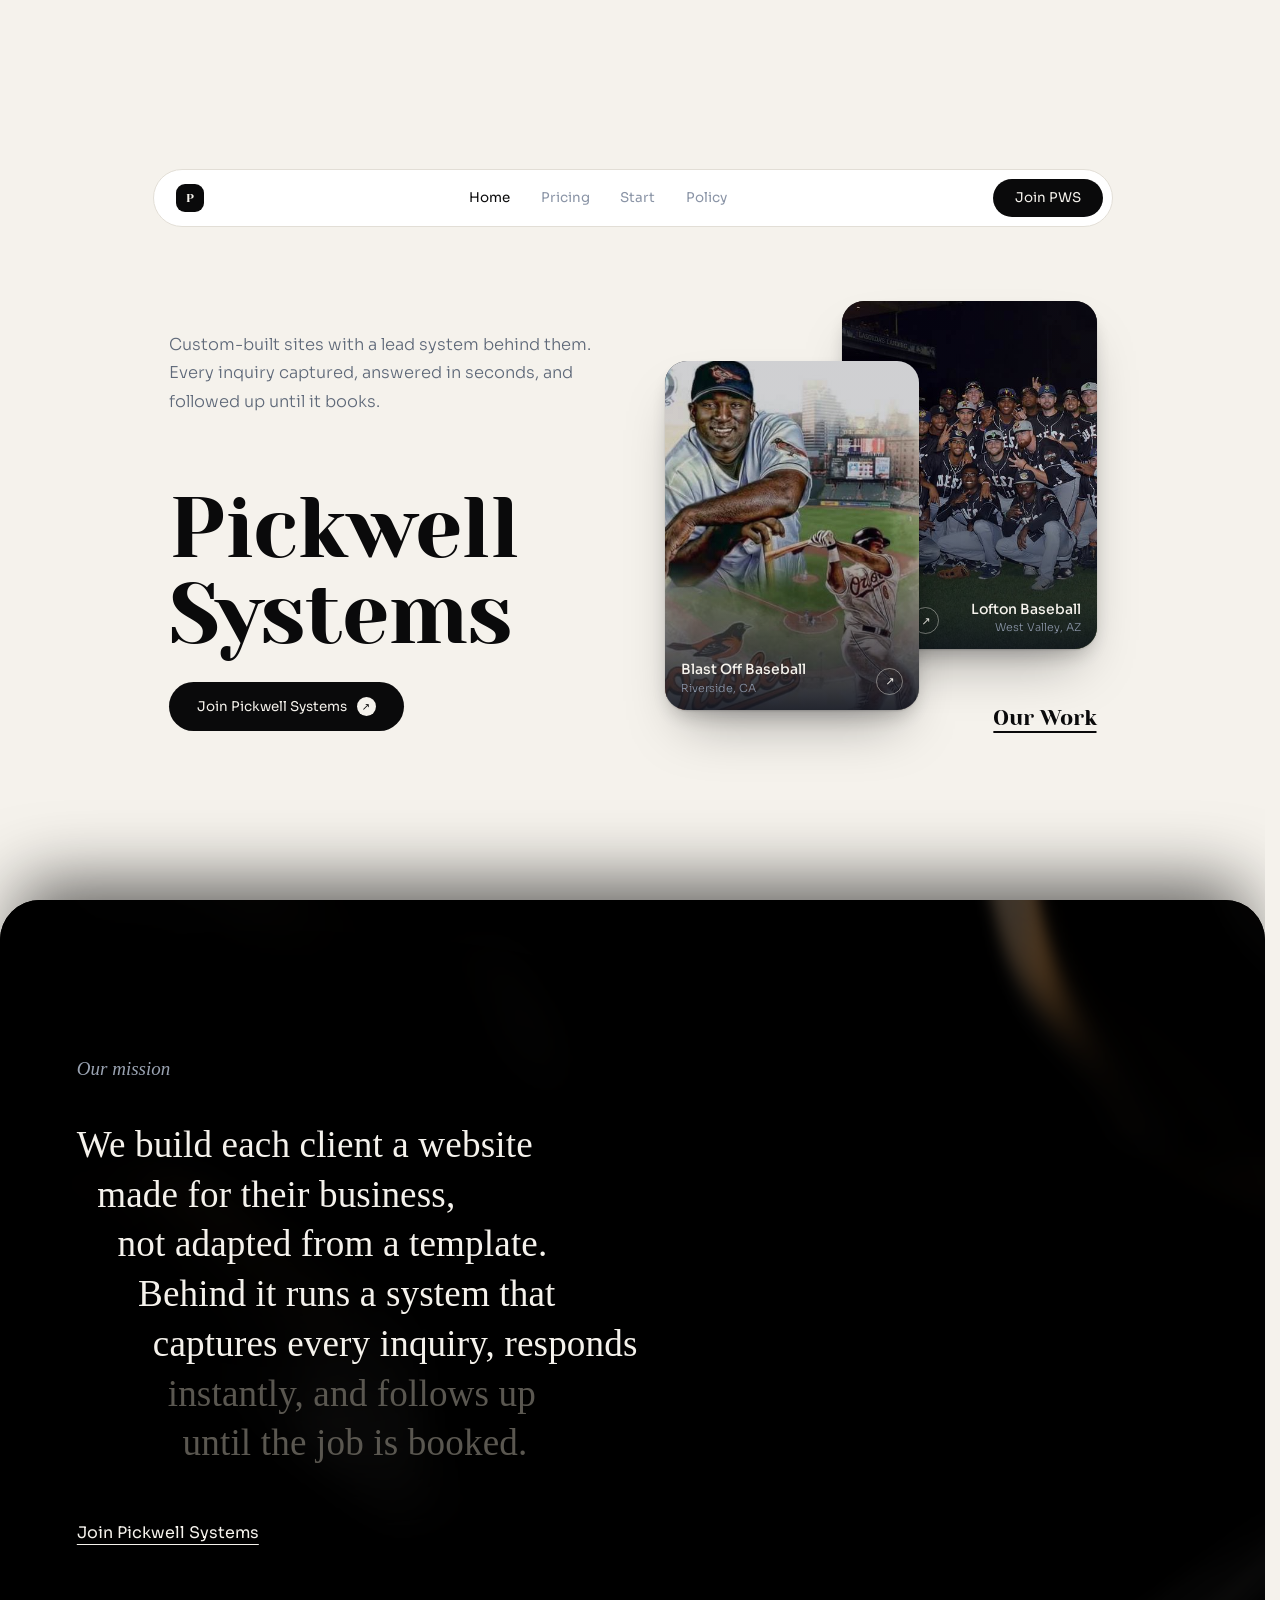
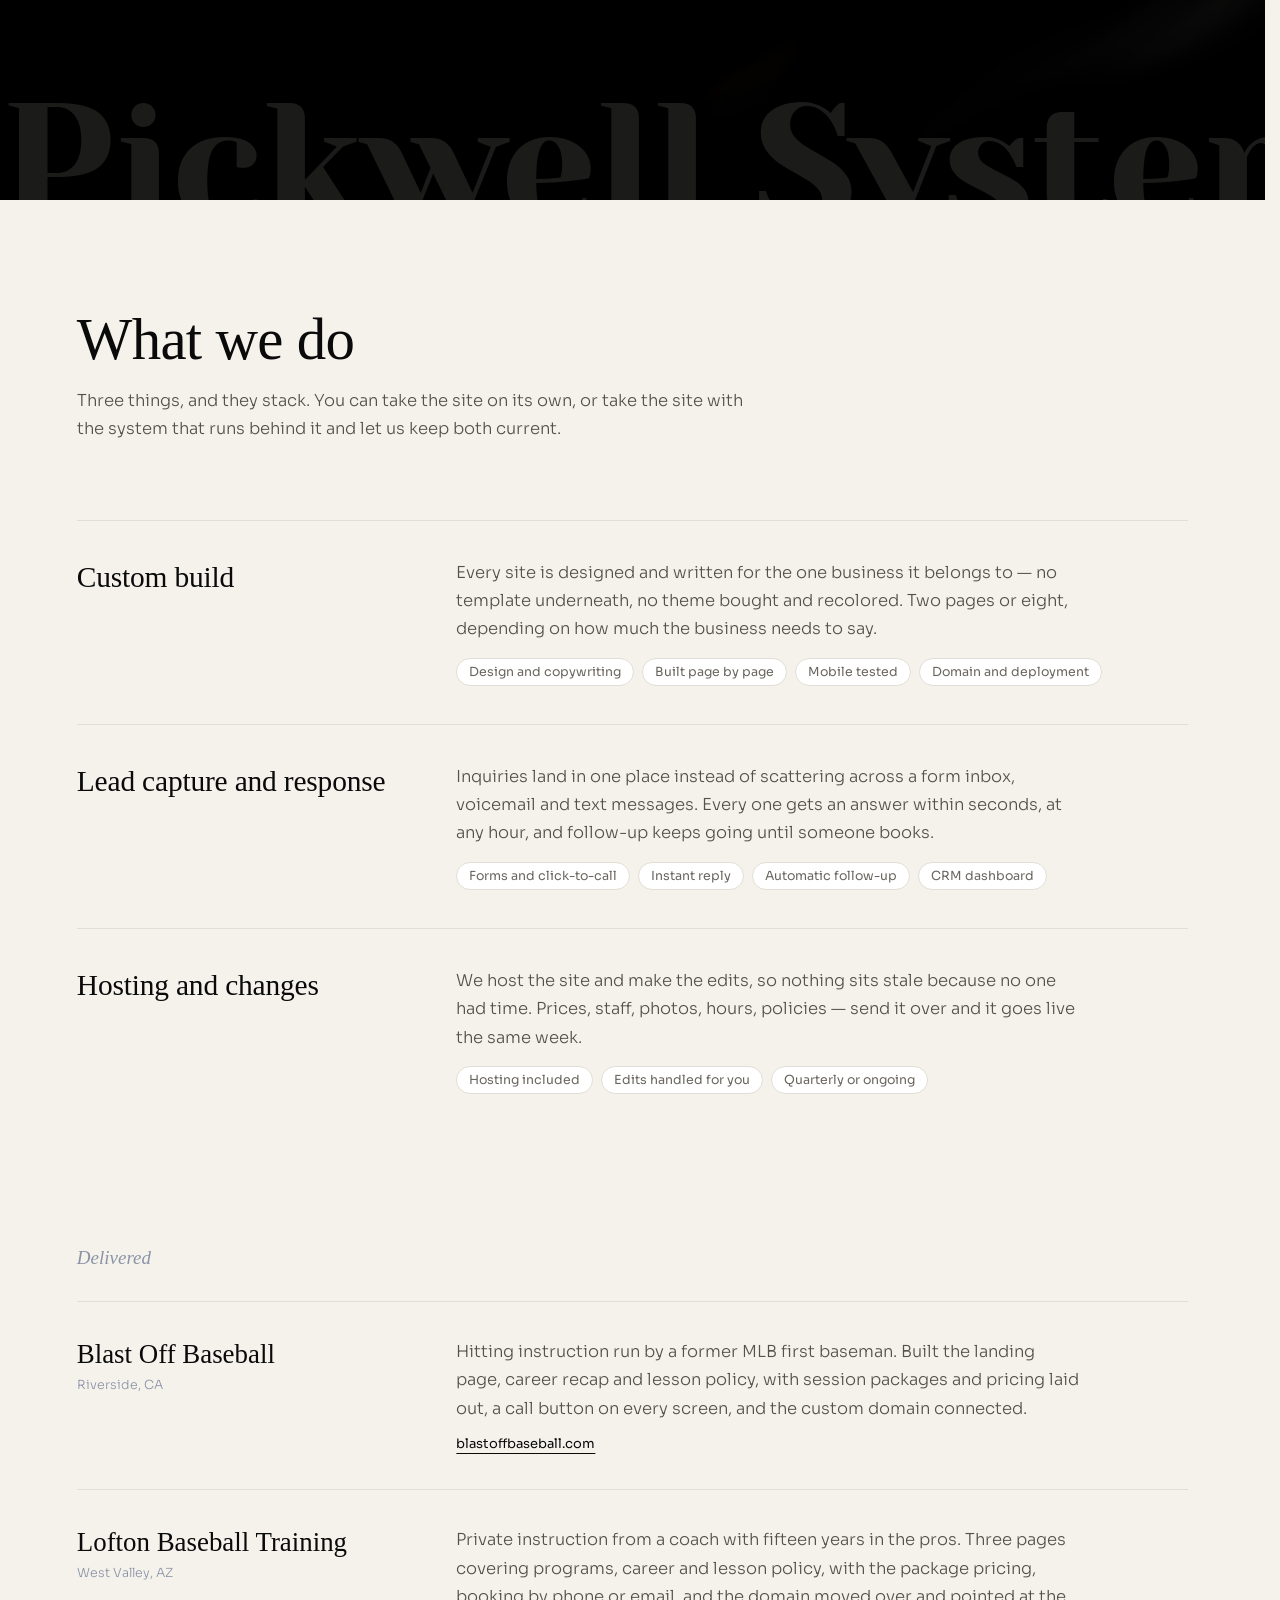
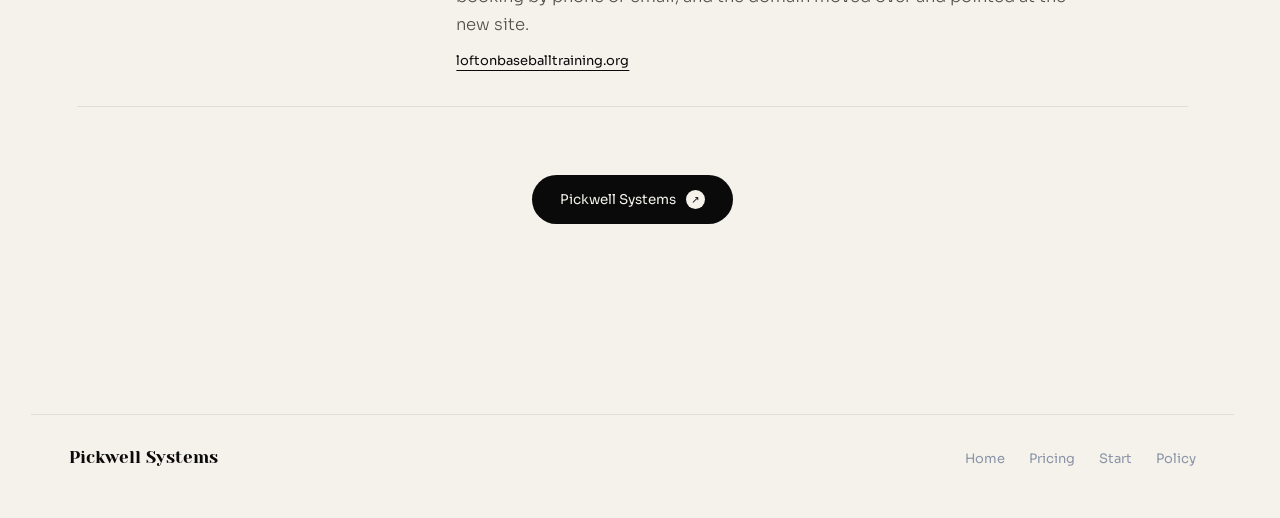
<file: index.html>
<!DOCTYPE html>
<html lang="en">
<head>
<meta charset="utf-8">
<meta name="viewport" content="width=device-width, initial-scale=1">
<title>Pickwell Systems — Home</title>
<link rel="preconnect" href="https://fonts.googleapis.com">
<link rel="preconnect" href="https://fonts.gstatic.com" crossorigin>
<link href="https://fonts.googleapis.com/css2?family=Yeseva+One&family=Sora:wght@300;400;500&display=swap" rel="stylesheet">
<style>
:root{--paper:#F5F2EC;--ink:#0A0A0B;--card-a:#080C18;--card-b:#17181B;--muted:#8A94A6;--rule:#E2DED6}
*{box-sizing:border-box;margin:0;padding:0}
body{background:var(--paper);color:var(--ink);font-family:'Sora',system-ui,sans-serif;-webkit-font-smoothing:antialiased;overflow-x:hidden}

.stage{position:sticky;top:0;min-height:100vh;min-height:100svh;display:flex;flex-direction:column;
  justify-content:center;z-index:1;transform-origin:50% 42%;will-change:transform,opacity}
.wrap{max-width:min(1680px,94vw);margin:0 auto;padding:26px clamp(22px,3vw,48px)}

nav{margin-bottom:74px}

.hero{display:grid;grid-template-columns:1fr 1fr;gap:clamp(48px,5vw,96px);align-items:end}
.lede{font-size:clamp(15px,1.28vw,19px);line-height:1.72;color:#5F6979;max-width:36ch;margin-bottom:70px;font-weight:300}
h1{font-family:'Yeseva One',serif;font-weight:400;font-size:clamp(44px,6.6vw,116px);line-height:1.02;letter-spacing:-.01em;margin-bottom:24px}
.start{display:inline-flex;align-items:center;gap:10px;background:var(--ink);color:var(--paper);font-size:clamp(13px,1.05vw,15.5px);padding:15px 28px;border-radius:999px;text-decoration:none}
.start i{width:19px;height:19px;border-radius:999px;background:var(--paper);color:var(--ink);font-style:normal;font-size:10px;display:flex;align-items:center;justify-content:center}

.stack{position:relative;height:clamp(430px,32vw,600px)}
.worklabel{position:absolute;right:0;bottom:0;z-index:3;font-family:'Yeseva One',serif;font-weight:400;color:var(--ink);font-size:clamp(18px,1.7vw,27px);line-height:1.2;letter-spacing:-.005em;text-decoration:underline;text-decoration-thickness:1.5px;text-underline-offset:6px;white-space:nowrap}
.card{position:absolute;width:59%;border-radius:22px;overflow:hidden;text-decoration:none;display:block;background:var(--card-a);
  box-shadow:0 1px 2px rgba(10,10,11,.14),0 10px 22px -8px rgba(10,10,11,.28),0 30px 56px -20px rgba(10,10,11,.34);
  transition:transform .45s cubic-bezier(.22,.61,.36,1),box-shadow .45s cubic-bezier(.22,.61,.36,1)}
.card:hover{transform:translateY(-7px);box-shadow:0 2px 4px rgba(10,10,11,.16),0 18px 34px -10px rgba(10,10,11,.32),0 46px 78px -22px rgba(10,10,11,.4)}
.card:focus-visible{outline:2px solid var(--ink);outline-offset:4px}
.card img{width:100%;height:100%;object-fit:cover;display:block;opacity:.92}
.card.a{left:0;top:14%;height:81%;z-index:2}
.card.b{right:0;top:0;height:81%;background:var(--card-b);z-index:1}
.veil{position:absolute;inset:0;background:linear-gradient(to top,rgba(8,12,24,.88) 0%,rgba(8,12,24,.12) 52%)}
.meta{position:absolute;left:16px;right:16px;bottom:15px;display:flex;justify-content:space-between;align-items:flex-end;gap:10px}
.card.b .meta{left:auto;width:66%;flex-direction:row-reverse;text-align:right}
.meta b{display:block;color:var(--paper);font-size:14px;font-weight:500;line-height:1.3}
.meta em{display:block;color:var(--muted);font-size:11px;margin-top:2px;font-weight:300;font-style:normal}
.go{width:27px;height:27px;border-radius:999px;border:1px solid rgba(245,242,236,.42);color:var(--paper);font-size:11px;display:flex;align-items:center;justify-content:center;flex:0 0 auto}

/* ---- mission ---- */
.mission{position:relative;z-index:2;background:#000;border-radius:40px 40px 0 0;overflow:hidden;
  min-height:100vh;min-height:100svh;display:flex;flex-direction:column;justify-content:center;
  padding:clamp(64px,9vh,110px) clamp(22px,6vw,86px) clamp(120px,20vh,210px);
  box-shadow:0 -34px 70px -18px rgba(0,0,0,.62)}
#fluid{position:absolute;inset:0;width:100%;height:100%;display:block;z-index:0;filter:blur(0.4px)}
.mission::after{content:"";position:absolute;inset:0;z-index:1;pointer-events:none;
  background:radial-gradient(120% 85% at 22% 42%, rgba(0,0,0,.84) 0%, rgba(0,0,0,.52) 44%, rgba(0,0,0,.10) 78%)}
.mcontent{position:relative;z-index:3;max-width:1120px;margin:0 auto;width:100%}
.eyebrow{font-family:Georgia,'Times New Roman',serif;font-style:italic;font-size:clamp(15px,1.5vw,19px);
  color:#9AA3B2;margin-bottom:clamp(22px,3.4vw,40px)}
.stair{font-family:Georgia,'Times New Roman',serif;color:#F5F2EC;
  font-size:clamp(20px,2.9vw,40px);line-height:1.34;letter-spacing:.004em;max-width:22em}
.stair span{display:block}
.stair span:nth-child(2){padding-left:1.1ch}
.stair span:nth-child(3){padding-left:2.2ch}
.stair span:nth-child(4){padding-left:3.3ch}
.stair span:nth-child(5){padding-left:4.1ch}
.stair span:nth-child(6){padding-left:4.9ch}
.stair span:nth-child(7){padding-left:5.7ch}
.stair w{color:#5A5750;transition:color .5s ease}
.stair w.lit{color:#F5F2EC}
.joinlink{display:inline-block;margin-top:clamp(30px,4.6vw,54px);font-family:'Sora',sans-serif;
  font-size:clamp(13px,1.3vw,16px);color:#F5F2EC;text-decoration:underline;text-underline-offset:6px;
  text-decoration-thickness:1px;transition:color .3s ease,text-underline-offset .3s ease}
.joinlink:hover{color:#C8CEDA;text-underline-offset:9px}
.joinlink:focus-visible{outline:2px solid #F5F2EC;outline-offset:5px}
.wordmark{position:absolute;left:0;right:0;bottom:0;z-index:2;pointer-events:none;text-align:center;
  font-family:'Yeseva One',serif;color:rgba(245,242,236,.11);
  font-size:clamp(52px,13.5vw,196px);line-height:.82;letter-spacing:-.015em;
  transform:translateY(26%);white-space:nowrap}


/* ---- services ---- */
.services{position:relative;z-index:3;background:var(--paper);
  padding:clamp(84px,12vh,148px) clamp(22px,6vw,86px) clamp(72px,10vh,120px)}
.swrap{max-width:1120px;margin:0 auto}
.stitle{font-family:Georgia,'Times New Roman',serif;font-weight:400;
  font-size:clamp(32px,4.6vw,64px);line-height:1.1;letter-spacing:-.012em;margin-bottom:14px}
.sintro{font-size:clamp(14px,1.4vw,16.5px);line-height:1.72;color:#55524D;font-weight:300;
  max-width:56ch;margin-bottom:clamp(46px,6vw,76px)}
.srow{display:grid;grid-template-columns:.44fr 1fr;gap:clamp(18px,4.5vw,64px);
  border-top:1px solid var(--rule);padding:clamp(24px,3.2vw,38px) 0;align-items:start}
.srow h3{font-family:Georgia,'Times New Roman',serif;font-weight:400;
  font-size:clamp(20px,2.3vw,30px);line-height:1.24;letter-spacing:-.006em}
.srow p{font-size:clamp(14px,1.35vw,16.5px);line-height:1.72;color:#55524D;font-weight:300;max-width:52ch}
.srow ul{list-style:none;margin-top:14px;display:flex;flex-wrap:wrap;gap:8px}
.srow li{font-size:12.5px;color:#6A6660;border:1px solid var(--rule);border-radius:999px;padding:5px 12px;background:#fff}

.delivered{margin-top:clamp(70px,9vw,116px)}
.dhead{font-family:Georgia,'Times New Roman',serif;font-style:italic;
  font-size:clamp(15px,1.5vw,19px);color:var(--muted);margin-bottom:clamp(20px,3vw,32px)}
.dwork{display:grid;grid-template-columns:.44fr 1fr;gap:clamp(18px,4.5vw,64px);
  border-top:1px solid var(--rule);padding:clamp(24px,3.2vw,36px) 0;align-items:start;
  text-decoration:none;color:inherit;transition:background .3s ease}
.dwork:hover{background:rgba(10,10,11,.028)}
.dwork:focus-visible{outline:2px solid var(--ink);outline-offset:3px}
.dname{font-family:Georgia,'Times New Roman',serif;font-size:clamp(19px,2.1vw,27px);line-height:1.26}
.dloc{display:block;font-family:'Sora',sans-serif;font-size:12.5px;color:var(--muted);margin-top:5px;font-weight:300}
.dbody{font-size:clamp(14px,1.35vw,16.5px);line-height:1.72;color:#55524D;font-weight:300;max-width:52ch}
.joinrow{border-top:1px solid var(--rule);margin-top:0;padding-top:clamp(44px,6vw,68px);display:flex;justify-content:center}
.start{transition:transform .3s cubic-bezier(.22,.61,.36,1),background .3s ease}
.start:hover{transform:translateY(-2px);background:#000}
.start:focus-visible{outline:2px solid var(--ink);outline-offset:4px}
.dlink{display:inline-block;margin-top:12px;font-size:13px;color:var(--ink);text-decoration:underline;
  text-underline-offset:5px;text-decoration-thickness:1px}
@media(max-width:820px){

  .srow,.dwork{grid-template-columns:1fr;gap:12px}
  .services{padding-top:70px}
}

@media(prefers-reduced-motion:reduce){
  .stage{transform:none!important;opacity:1!important}
  .stair w{color:#F5F2EC;transition:none}
  .card{transition:none}
}
@media(max-width:820px){

  .hero{grid-template-columns:1fr;gap:40px}
  .lede{margin-bottom:30px}
  .stack{height:310px}
  .card.a,.card.b{height:82%}
  nav{margin-bottom:48px}
  .mission{border-radius:28px 28px 0 0}
  .stair span{padding-left:0!important}
  .stair span:nth-child(n+2){padding-left:.8ch!important}
}
.scene{position:relative;z-index:1;isolation:isolate}
</style>
<link rel="stylesheet" href="nav.css">
<link rel="preconnect" href="https://api.leadconnectorhq.com">
<link rel="preconnect" href="https://link.msgsndr.com">
<link rel="preconnect" href="https://stcdn.leadconnectorhq.com" crossorigin>
</head>
<body>

<div class="scene">
<div class="stage" id="stage">
  <div class="wrap">
    <nav>
      <div class="pill">
        <a class="mark" href="index.html" aria-label="Pickwell Systems home">P</a>
        <a href="index.html" class="on">Home</a>
        <a href="pricing.html">Pricing</a>
        <a href="start.html">Start</a>
      <a href="policy.html">Policy</a>
        <a href="start.html" class="cta">Join PWS</a>
      </div>
    </nav>
    <section class="hero">
      <div>
        <p class="lede">Custom-built sites with a lead system behind them. Every inquiry captured, answered in seconds, and followed up until it books.</p>
        <h1>Pickwell<br>Systems</h1>
        <a class="start" href="start.html">Join Pickwell Systems <i>&#8599;</i></a>
      </div>
      <div class="workcol">
        <div class="stack">
        <a class="card a" href="https://blastoffbaseball.com" target="_blank" rel="noopener">
          <img src="[data-uri]" alt="Blast Off Baseball site hero: Calvin Pickering in an Orioles uniform">
          <div class="veil"></div>
          <div class="meta"><span><b>Blast Off Baseball</b><em>Riverside, CA</em></span><span class="go">&#8599;</span></div>
        </a>
        <a class="card b" href="https://loftonbaseballtraining.org" target="_blank" rel="noopener">
          <img src="[data-uri]" alt="Lofton Baseball Training site hero: West all-star team on the field at night">
          <div class="veil"></div>
          <div class="meta"><span><b>Lofton Baseball</b><em>West Valley, AZ</em></span><span class="go">&#8599;</span></div>
        </a>
        <div class="worklabel">Our Work</div>
        </div>
      </div>
    </section>
  </div>
</div>

<section class="mission" id="mission">
  <canvas id="fluid" aria-hidden="true"></canvas>
  <div class="mcontent">
    <div class="eyebrow">Our mission</div>
    <div class="stair" id="stair">
      <span>We build each client a website</span>
      <span>made for their business,</span>
      <span>not adapted from a template.</span>
      <span>Behind it runs a system that</span>
      <span>captures every inquiry, responds</span>
      <span>instantly, and follows up</span>
      <span>until the job is booked.</span>
    </div>
    <a class="joinlink" href="start.html">Join Pickwell Systems</a>
  </div>
  <div class="wordmark" aria-hidden="true">Pickwell Systems</div>
</section>
</div>

<section class="services" id="services">
  <div class="swrap">
    <h2 class="stitle">What we do</h2>
    <p class="sintro">Three things, and they stack. You can take the site on its own, or take the site with the system that runs behind it and let us keep both current.</p>

    <div class="srow">
      <h3>Custom build</h3>
      <div>
        <p>Every site is designed and written for the one business it belongs to — no template underneath, no theme bought and recolored. Two pages or eight, depending on how much the business needs to say.</p>
        <ul><li>Design and copywriting</li><li>Built page by page</li><li>Mobile tested</li><li>Domain and deployment</li></ul>
      </div>
    </div>

    <div class="srow">
      <h3>Lead capture and response</h3>
      <div>
        <p>Inquiries land in one place instead of scattering across a form inbox, voicemail and text messages. Every one gets an answer within seconds, at any hour, and follow-up keeps going until someone books.</p>
        <ul><li>Forms and click-to-call</li><li>Instant reply</li><li>Automatic follow-up</li><li>CRM dashboard</li></ul>
      </div>
    </div>

    <div class="srow">
      <h3>Hosting and changes</h3>
      <div>
        <p>We host the site and make the edits, so nothing sits stale because no one had time. Prices, staff, photos, hours, policies — send it over and it goes live the same week.</p>
        <ul><li>Hosting included</li><li>Edits handled for you</li><li>Quarterly or ongoing</li></ul>
      </div>
    </div>

    <div class="delivered">
      <div class="dhead">Delivered</div>

      <a class="dwork" href="https://blastoffbaseball.com" target="_blank" rel="noopener">
        <div><span class="dname">Blast Off Baseball</span><span class="dloc">Riverside, CA</span></div>
        <div>
          <p class="dbody">Hitting instruction run by a former MLB first baseman. Built the landing page, career recap and lesson policy, with session packages and pricing laid out, a call button on every screen, and the custom domain connected.</p>
          <span class="dlink">blastoffbaseball.com</span>
        </div>
      </a>

      <a class="dwork" href="https://loftonbaseballtraining.org" target="_blank" rel="noopener">
        <div><span class="dname">Lofton Baseball Training</span><span class="dloc">West Valley, AZ</span></div>
        <div>
          <p class="dbody">Private instruction from a coach with fifteen years in the pros. Three pages covering programs, career and lesson policy, with the package pricing, booking by phone or email, and the domain moved over and pointed at the new site.</p>
          <span class="dlink">loftonbaseballtraining.org</span>
        </div>
      </a>

      <div class="joinrow">
        <a class="start" href="start.html">Pickwell Systems <i>&#8599;</i></a>
      </div>
    </div>
  </div>
</section>

<footer style="border-top:1px solid var(--rule);max-width:min(1680px,94vw);margin:clamp(60px,8vw,100px) auto 0;padding:32px clamp(22px,3vw,48px) 50px;display:flex;justify-content:space-between;align-items:center;gap:16px;flex-wrap:wrap;position:relative;z-index:3;background:var(--paper)">
  <span style="font-family:'Yeseva One',serif;font-size:17px;color:var(--ink)">Pickwell Systems</span>
  <div>
    <a href="index.html" style="font-size:13px;color:var(--muted);text-decoration:none;margin-left:20px">Home</a>
    <a href="pricing.html" style="font-size:13px;color:var(--muted);text-decoration:none;margin-left:20px">Pricing</a>
    <a href="start.html" style="font-size:13px;color:var(--muted);text-decoration:none;margin-left:20px">Start</a>
    <a href="policy.html" style="font-size:13px;color:var(--muted);text-decoration:none;margin-left:20px">Policy</a>
  </div>
</footer>

<script>
/* ---------- word reveal + sticky recession ---------- */
(function(){
  var sec=document.getElementById('mission'), stage=document.getElementById('stage'),
      stair=document.getElementById('stair');
  if(!stair) return;
  var reduce=window.matchMedia('(prefers-reduced-motion: reduce)').matches;
  var lines=stair.querySelectorAll('span'), words=[];
  lines.forEach(function(ln){
    ln.innerHTML=ln.textContent.trim().split(/\s+/).map(function(t){return '<w>'+t+'</w>';}).join(' ');
    ln.querySelectorAll('w').forEach(function(w){ words.push(w); });
  });
  var fired=false;
  function all(){ words.forEach(function(w){ w.classList.add('lit'); }); }
  function reveal(){
    if(fired) return; fired=true;
    if(reduce){ all(); return; }
    words.forEach(function(w,i){ setTimeout(function(){ w.classList.add('lit'); }, 200+i*30); });
  }
  if('IntersectionObserver' in window){
    var t=[]; for(var i=0;i<=40;i++) t.push(i/40);
    var io=new IntersectionObserver(function(es){
      es.forEach(function(e){
        var r=e.intersectionRatio;
        if(!reduce && stage){
          var k=Math.min(1,r/0.62);
          stage.style.transform='scale('+(1-0.055*k).toFixed(4)+')';
          stage.style.opacity=(1-0.62*k).toFixed(3);
        }
        if(r>0.28) reveal();
      });
    },{threshold:t});
    io.observe(sec);
  } else { reveal(); }
  setTimeout(function(){ if(!fired){ fired=true; all(); } }, 4000);
})();

/* ---------- fluid chrome background ---------- */
(function(){
  var cv=document.getElementById('fluid'); if(!cv) return;
  var gl=cv.getContext('webgl',{antialias:false,alpha:false,powerPreference:'low-power'})
       ||cv.getContext('experimental-webgl');
  if(!gl){ cv.style.display='none'; return; }
  var vs='attribute vec2 p;void main(){gl_Position=vec4(p,0.,1.);}';
  var fs=[
  'precision highp float;',
  'uniform vec2 R; uniform float T;',
  'float hash(vec2 p){return fract(sin(dot(p,vec2(127.1,311.7)))*43758.5453);}',
  'float noise(vec2 p){vec2 i=floor(p),f=fract(p);f=f*f*f*(f*(f*6.-15.)+10.);',
  ' return mix(mix(hash(i),hash(i+vec2(1,0)),f.x),mix(hash(i+vec2(0,1)),hash(i+vec2(1,1)),f.x),f.y);}',
  'float fbm(vec2 p){float v=0.,a=.58;for(int i=0;i<3;i++){v+=a*noise(p);p*=1.88;a*=.5;}return v;}',
  'float field(vec2 p){',
  ' vec2 q=vec2(fbm(p+vec2(0.,T*.020)),fbm(p+vec2(4.1,1.7)-T*.016));',
  ' return fbm(p+1.45*q+vec2(T*.013,-T*.010));}',
  'void main(){',
  ' vec2 uv=(gl_FragCoord.xy-.5*R)/R.y;',
  ' vec2 p=uv*0.95;',
  ' float e=.028;',
  ' float h=field(p), hx=field(p+vec2(e,0.)), hy=field(p+vec2(0.,e));',
  ' vec3 n=normalize(vec3((h-hx)/e,(h-hy)/e,3.4));',
  ' vec3 V=vec3(0.,0.,1.);',
  ' vec3 L1=normalize(vec3(cos(T*.085)*.85,sin(T*.068)*.8,.85));',
  ' vec3 L2=normalize(vec3(cos(T*.055+2.2)*-.75,sin(T*.093+1.1)*.7,.8));',
  ' float s1=pow(max(dot(reflect(-L1,n),V),0.),13.);',
  ' float s2=pow(max(dot(reflect(-L2,n),V),0.),26.);',
  ' float fres=pow(1.-max(n.z,0.),2.0);',
  ' float k=fres*1.15+h*.75+T*.022;',
  ' vec3 irid=.5+.40*cos(6.2831*(k+vec3(0.,.33,.67)));',
  ' vec3 col=vec3(0.);',
  ' col+=irid*fres*.30;',
  ' col+=vec3(1.,.98,.96)*s1*.34;',
  ' col+=vec3(1.,.66,.30)*s2*.52;',
  ' col*=smoothstep(-0.30,1.20,h*1.0+0.34);',
  ' col=pow(max(col,0.),vec3(1.02));',
  ' gl_FragColor=vec4(col,1.);}'
  ].join('\n');
  function sh(t,s){var o=gl.createShader(t);gl.shaderSource(o,s);gl.compileShader(o);return o;}
  var pr=gl.createProgram();
  gl.attachShader(pr,sh(gl.VERTEX_SHADER,vs));
  gl.attachShader(pr,sh(gl.FRAGMENT_SHADER,fs));
  gl.linkProgram(pr);
  if(!gl.getProgramParameter(pr,gl.LINK_STATUS)){ cv.style.display='none'; return; }
  gl.useProgram(pr);
  var buf=gl.createBuffer();
  gl.bindBuffer(gl.ARRAY_BUFFER,buf);
  gl.bufferData(gl.ARRAY_BUFFER,new Float32Array([-1,-1,3,-1,-1,3]),gl.STATIC_DRAW);
  var loc=gl.getAttribLocation(pr,'p');
  gl.enableVertexAttribArray(loc);
  gl.vertexAttribPointer(loc,2,gl.FLOAT,false,0,0);
  var uR=gl.getUniformLocation(pr,'R'), uT=gl.getUniformLocation(pr,'T');
  var scale=Math.min(window.devicePixelRatio||1,1)*0.40;
  function size(){
    var w=Math.max(2,Math.round(cv.clientWidth*scale)), h=Math.max(2,Math.round(cv.clientHeight*scale));
    if(cv.width!==w||cv.height!==h){cv.width=w;cv.height=h;gl.viewport(0,0,w,h);}
    gl.uniform2f(uR,cv.width,cv.height);
  }
  window.addEventListener('resize',size);
  var reduce=window.matchMedia('(prefers-reduced-motion: reduce)').matches;
  var visible=true, t0=performance.now(), last=0;
  if('IntersectionObserver' in window){
    new IntersectionObserver(function(es){ visible=es[0].isIntersecting; },{threshold:0.01})
      .observe(document.getElementById('mission'));
  }
  function frame(now){
    requestAnimationFrame(frame);
    if(!visible) return;
    if(now-last<33) return;            /* ~30fps cap */
    last=now;
    size();
    gl.uniform1f(uT,reduce?6.0:(now-t0)/1000);
    gl.drawArrays(gl.TRIANGLES,0,3);
    if(reduce){ visible=false; }
  }
  size(); requestAnimationFrame(frame);
})();
</script>
<script src="form-warm.js" defer></script>
</body>
</html>
</file>
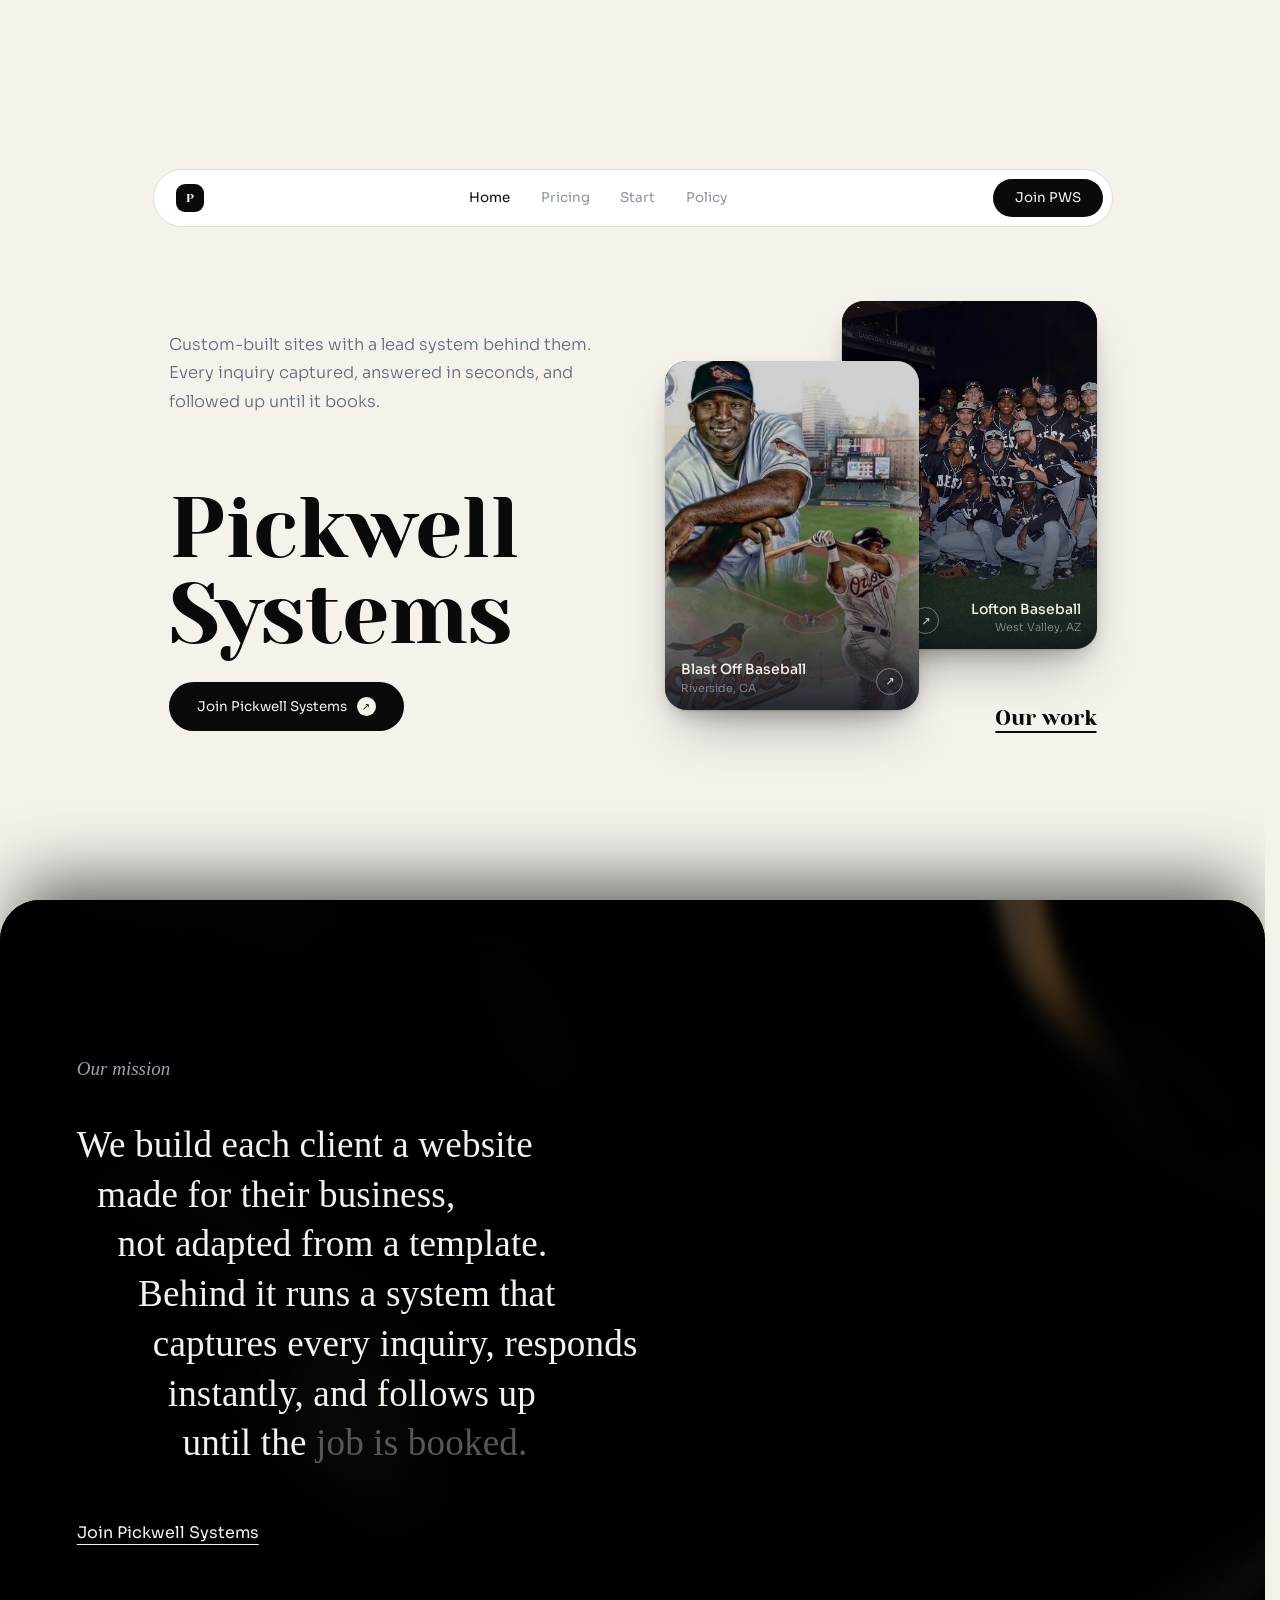
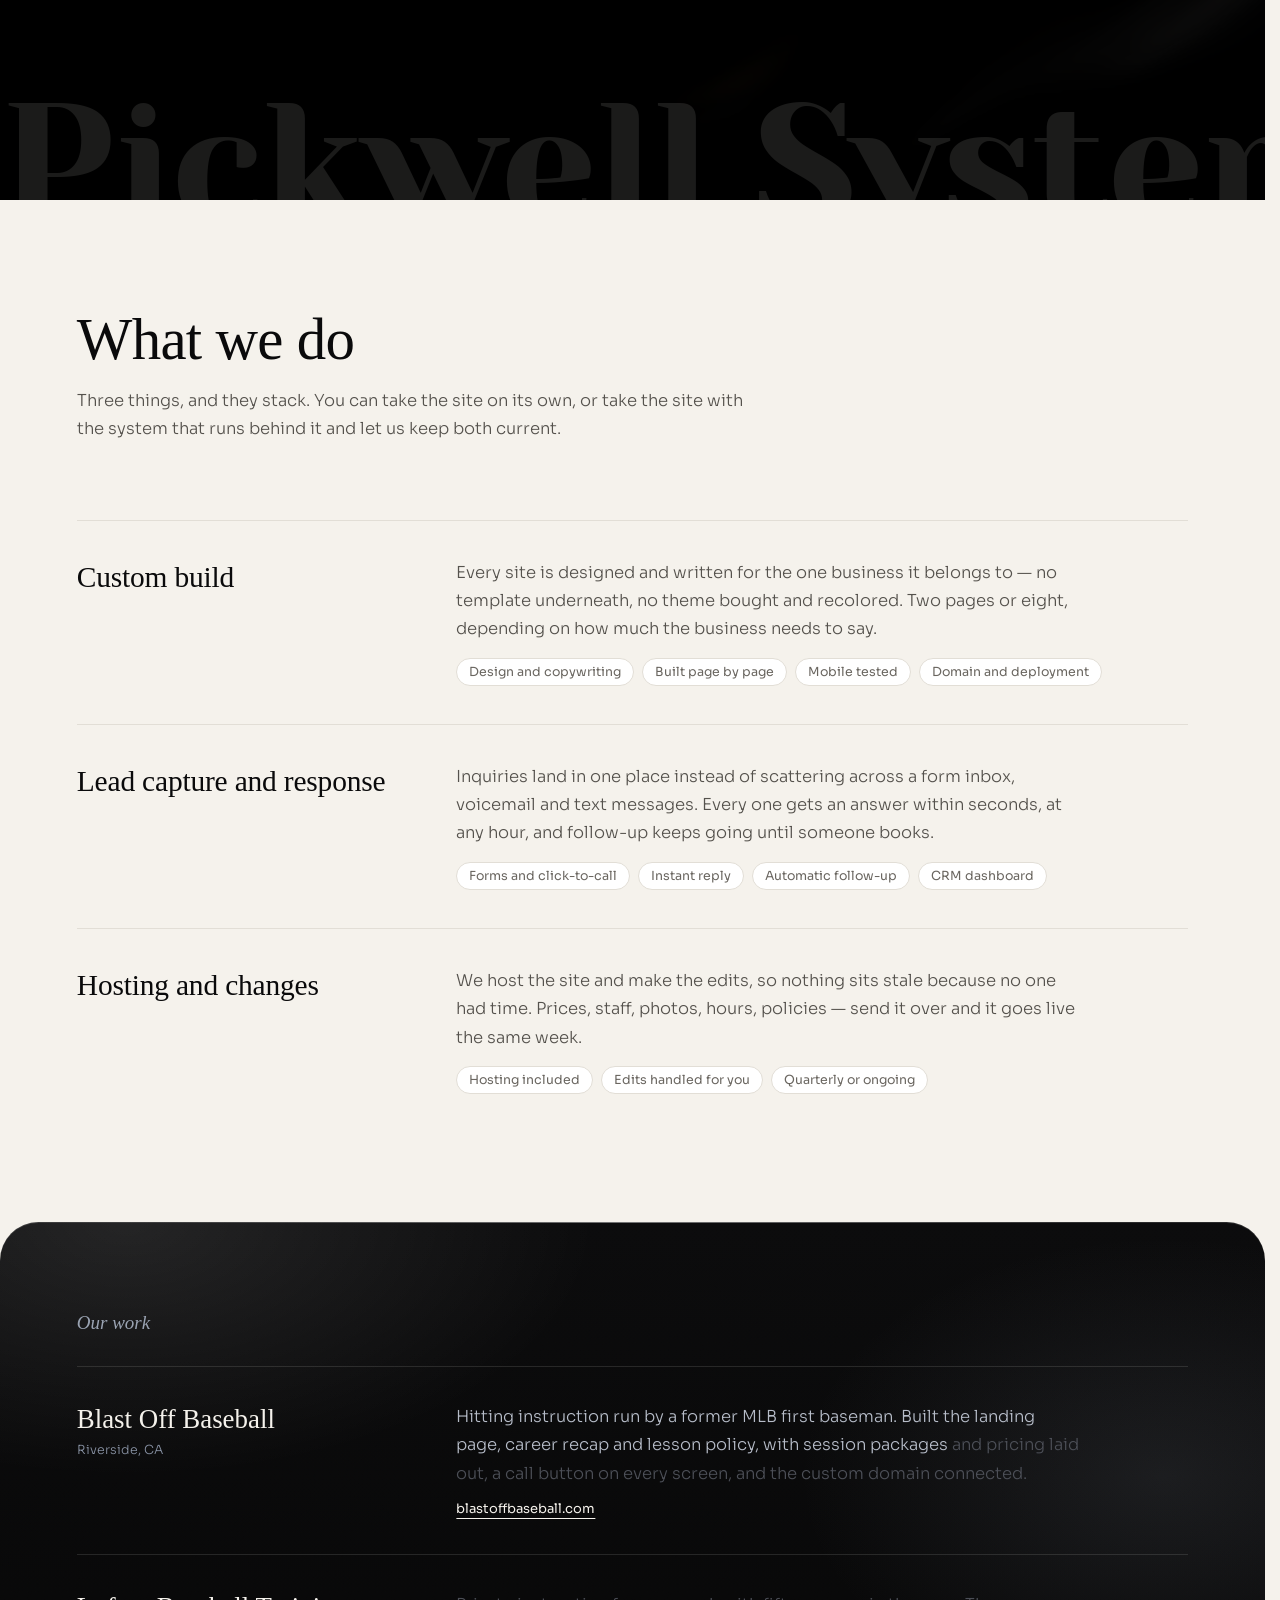
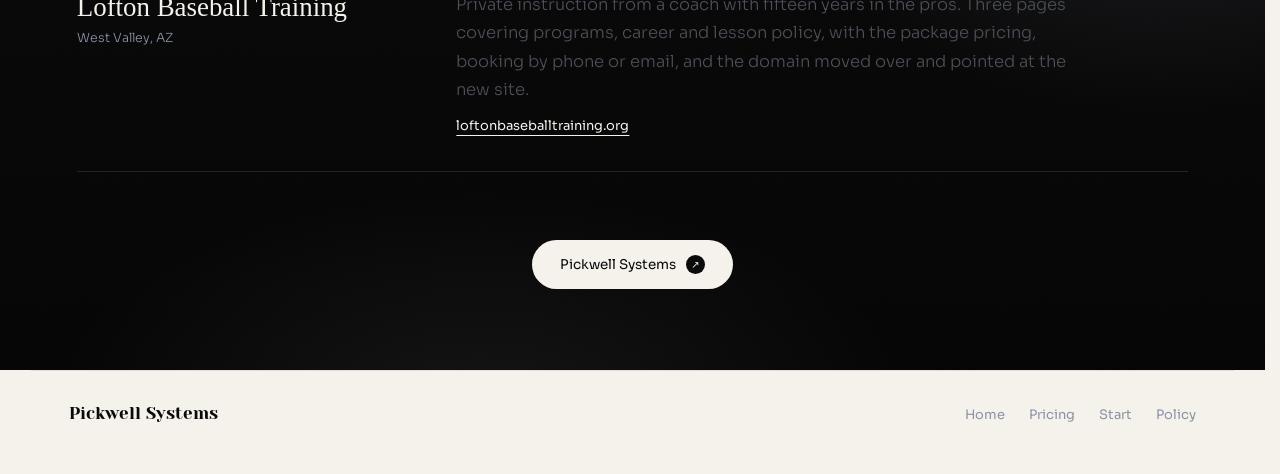
<file: index-3.html>
<!DOCTYPE html>
<html lang="en">
<head>
<meta charset="utf-8">
<meta name="viewport" content="width=device-width, initial-scale=1">
<title>Pickwell Systems — Home</title>
<link rel="preconnect" href="https://fonts.googleapis.com">
<link rel="preconnect" href="https://fonts.gstatic.com" crossorigin>
<link href="https://fonts.googleapis.com/css2?family=Yeseva+One&family=Sora:wght@300;400;500&display=swap" rel="stylesheet">
<style>
:root{--paper:#F5F2EC;--ink:#0A0A0B;--card-a:#080C18;--card-b:#17181B;--muted:#8A94A6;--rule:#E2DED6}
*{box-sizing:border-box;margin:0;padding:0}
body{background:var(--paper);color:var(--ink);font-family:'Sora',system-ui,sans-serif;-webkit-font-smoothing:antialiased;overflow-x:hidden}

.stage{position:sticky;top:0;min-height:100vh;min-height:100svh;display:flex;flex-direction:column;
  justify-content:center;z-index:1;transform-origin:50% 42%;will-change:transform,opacity}
.wrap{max-width:min(1680px,94vw);margin:0 auto;padding:26px clamp(22px,3vw,48px)}

nav{margin-bottom:74px}

.hero{display:grid;grid-template-columns:1fr 1fr;gap:clamp(48px,5vw,96px);align-items:end}
.lede{font-size:clamp(15px,1.28vw,19px);line-height:1.72;color:#5F6979;max-width:36ch;margin-bottom:70px;font-weight:300}
h1{font-family:'Yeseva One',serif;font-weight:400;font-size:clamp(44px,6.6vw,116px);line-height:1.02;letter-spacing:-.01em;margin-bottom:24px}
.start{display:inline-flex;align-items:center;gap:10px;background:var(--ink);color:var(--paper);font-size:clamp(13px,1.05vw,15.5px);padding:15px 28px;border-radius:999px;text-decoration:none}
.start i{width:19px;height:19px;border-radius:999px;background:var(--paper);color:var(--ink);font-style:normal;font-size:10px;display:flex;align-items:center;justify-content:center}

.stack{position:relative;height:clamp(430px,32vw,600px)}
.worklabel{position:absolute;right:0;bottom:0;z-index:3;font-family:'Yeseva One',serif;font-weight:400;color:var(--ink);font-size:clamp(18px,1.7vw,27px);line-height:1.2;letter-spacing:-.005em;text-decoration:underline;text-decoration-thickness:1.5px;text-underline-offset:6px;white-space:nowrap}
.card{position:absolute;width:59%;border-radius:22px;overflow:hidden;text-decoration:none;display:block;background:var(--card-a);
  box-shadow:0 1px 2px rgba(10,10,11,.14),0 10px 22px -8px rgba(10,10,11,.28),0 30px 56px -20px rgba(10,10,11,.34);
  transition:transform .45s cubic-bezier(.22,.61,.36,1),box-shadow .45s cubic-bezier(.22,.61,.36,1)}
.card:hover{transform:translateY(-7px);box-shadow:0 2px 4px rgba(10,10,11,.16),0 18px 34px -10px rgba(10,10,11,.32),0 46px 78px -22px rgba(10,10,11,.4)}
.card:focus-visible{outline:2px solid var(--ink);outline-offset:4px}
.card img{width:100%;height:100%;object-fit:cover;display:block;opacity:.92}
.card.a{left:0;top:14%;height:81%;z-index:2}
.card.b{right:0;top:0;height:81%;background:var(--card-b);z-index:1}
.veil{position:absolute;inset:0;background:linear-gradient(to top,rgba(8,12,24,.88) 0%,rgba(8,12,24,.12) 52%)}
.meta{position:absolute;left:16px;right:16px;bottom:15px;display:flex;justify-content:space-between;align-items:flex-end;gap:10px}
.card.b .meta{left:auto;width:66%;flex-direction:row-reverse;text-align:right}
.meta b{display:block;color:var(--paper);font-size:14px;font-weight:500;line-height:1.3}
.meta em{display:block;color:var(--muted);font-size:11px;margin-top:2px;font-weight:300;font-style:normal}
.go{width:27px;height:27px;border-radius:999px;border:1px solid rgba(245,242,236,.42);color:var(--paper);font-size:11px;display:flex;align-items:center;justify-content:center;flex:0 0 auto}

/* ---- mission ---- */
.mission{position:relative;z-index:2;background:#000;border-radius:40px 40px 0 0;overflow:hidden;
  min-height:100vh;min-height:100svh;display:flex;flex-direction:column;justify-content:center;
  padding:clamp(64px,9vh,110px) clamp(22px,6vw,86px) clamp(120px,20vh,210px);
  box-shadow:0 -34px 70px -18px rgba(0,0,0,.62)}
#fluid{position:absolute;inset:0;width:100%;height:100%;display:block;z-index:0;filter:blur(0.4px)}
.mission::after{content:"";position:absolute;inset:0;z-index:1;pointer-events:none;
  background:radial-gradient(120% 85% at 22% 42%, rgba(0,0,0,.84) 0%, rgba(0,0,0,.52) 44%, rgba(0,0,0,.10) 78%)}
.mcontent{position:relative;z-index:3;max-width:1120px;margin:0 auto;width:100%}
.eyebrow{font-family:Georgia,'Times New Roman',serif;font-style:italic;font-size:clamp(15px,1.5vw,19px);
  color:#9AA3B2;margin-bottom:clamp(22px,3.4vw,40px)}
.stair{font-family:Georgia,'Times New Roman',serif;color:#F5F2EC;
  font-size:clamp(20px,2.9vw,40px);line-height:1.34;letter-spacing:.004em;max-width:22em}
.stair span{display:block}
.stair span:nth-child(2){padding-left:1.1ch}
.stair span:nth-child(3){padding-left:2.2ch}
.stair span:nth-child(4){padding-left:3.3ch}
.stair span:nth-child(5){padding-left:4.1ch}
.stair span:nth-child(6){padding-left:4.9ch}
.stair span:nth-child(7){padding-left:5.7ch}
.stair w{color:#5A5750;transition:color .5s ease}
.stair w.lit{color:#F5F2EC}
.joinlink{display:inline-block;margin-top:clamp(30px,4.6vw,54px);font-family:'Sora',sans-serif;
  font-size:clamp(13px,1.3vw,16px);color:#F5F2EC;text-decoration:underline;text-underline-offset:6px;
  text-decoration-thickness:1px;transition:color .3s ease,text-underline-offset .3s ease}
.joinlink:hover{color:#C8CEDA;text-underline-offset:9px}
.joinlink:focus-visible{outline:2px solid #F5F2EC;outline-offset:5px}
.wordmark{position:absolute;left:0;right:0;bottom:0;z-index:2;pointer-events:none;text-align:center;
  font-family:'Yeseva One',serif;color:rgba(245,242,236,.11);
  font-size:clamp(52px,13.5vw,196px);line-height:.82;letter-spacing:-.015em;
  transform:translateY(26%);white-space:nowrap}


/* ---- services ---- */
.services{position:relative;z-index:3;background:var(--paper);
  padding:clamp(84px,12vh,148px) clamp(22px,6vw,86px) clamp(72px,10vh,120px)}
.swrap{max-width:1120px;margin:0 auto}
.stitle{font-family:Georgia,'Times New Roman',serif;font-weight:400;
  font-size:clamp(32px,4.6vw,64px);line-height:1.1;letter-spacing:-.012em;margin-bottom:14px}
.sintro{font-size:clamp(14px,1.4vw,16.5px);line-height:1.72;color:#55524D;font-weight:300;
  max-width:56ch;margin-bottom:clamp(46px,6vw,76px)}
.srow{display:grid;grid-template-columns:.44fr 1fr;gap:clamp(18px,4.5vw,64px);
  border-top:1px solid var(--rule);padding:clamp(24px,3.2vw,38px) 0;align-items:start}
.srow h3{font-family:Georgia,'Times New Roman',serif;font-weight:400;
  font-size:clamp(20px,2.3vw,30px);line-height:1.24;letter-spacing:-.006em}
.srow p{font-size:clamp(14px,1.35vw,16.5px);line-height:1.72;color:#55524D;font-weight:300;max-width:52ch}
.srow ul{list-style:none;margin-top:14px;display:flex;flex-wrap:wrap;gap:8px}
.srow li{font-size:12.5px;color:#6A6660;border:1px solid var(--rule);border-radius:999px;padding:5px 12px;background:#fff}

.delivered{margin-top:clamp(70px,9vw,116px)}
.dhead{font-family:Georgia,'Times New Roman',serif;font-style:italic;
  font-size:clamp(15px,1.5vw,19px);color:var(--muted);margin-bottom:clamp(20px,3vw,32px)}
.dwork{display:grid;grid-template-columns:.44fr 1fr;gap:clamp(18px,4.5vw,64px);
  border-top:1px solid var(--rule);padding:clamp(24px,3.2vw,36px) 0;align-items:start;
  text-decoration:none;color:inherit;transition:background .3s ease}
.dwork:hover{background:rgba(10,10,11,.028)}
.dwork:focus-visible{outline:2px solid var(--ink);outline-offset:3px}
.dname{font-family:Georgia,'Times New Roman',serif;font-size:clamp(19px,2.1vw,27px);line-height:1.26}
.dloc{display:block;font-family:'Sora',sans-serif;font-size:12.5px;color:var(--muted);margin-top:5px;font-weight:300}
.dbody{font-size:clamp(14px,1.35vw,16.5px);line-height:1.72;color:#55524D;font-weight:300;max-width:52ch}
.joinrow{border-top:1px solid var(--rule);margin-top:0;padding-top:clamp(44px,6vw,68px);display:flex;justify-content:center}
.start{transition:transform .3s cubic-bezier(.22,.61,.36,1),background .3s ease}
.start:hover{transform:translateY(-2px);background:#000}
.start:focus-visible{outline:2px solid var(--ink);outline-offset:4px}
.dlink{display:inline-block;margin-top:12px;font-size:13px;color:var(--ink);text-decoration:underline;
  text-underline-offset:5px;text-decoration-thickness:1px}
/* ---- Our Work: its own dark section so it never blends into What we do ---- */
html{scroll-behavior:smooth}
.work{position:relative;z-index:3;color:var(--paper);overflow:hidden;isolation:isolate;
  border-radius:clamp(24px,3vw,40px) clamp(24px,3vw,40px) 0 0;margin:0;
  padding:clamp(72px,10vh,120px) clamp(22px,6vw,86px) clamp(64px,9vh,104px);scroll-margin-top:12px;
  background:
    radial-gradient(60% 55% at 10% 0%, rgba(255,255,255,.10), transparent 62%),
    radial-gradient(45% 50% at 92% 34%, rgba(150,158,172,.13), transparent 64%),
    radial-gradient(55% 45% at 38% 104%, rgba(255,255,255,.06), transparent 62%),
    linear-gradient(180deg,#0B0B0C 0%,#050505 100%);
  box-shadow:inset 0 1px 0 rgba(255,255,255,.12)}
/* fine film grain so the black reads rich, not flat */
.work::before{content:"";position:absolute;inset:0;z-index:-1;pointer-events:none;opacity:.07;mix-blend-mode:overlay;
  background-image:url("data:image/svg+xml,%3Csvg xmlns='http://www.w3.org/2000/svg' width='160' height='160'%3E%3Cfilter id='n'%3E%3CfeTurbulence type='fractalNoise' baseFrequency='.85' numOctaves='2' stitchTiles='stitch'/%3E%3C/filter%3E%3Crect width='100%25' height='100%25' filter='url(%23n)'/%3E%3C/svg%3E")}
/* a thin silver line where the panel begins */
.work::after{content:"";position:absolute;top:0;left:12%;right:12%;height:1px;pointer-events:none;
  background:linear-gradient(90deg,transparent,rgba(255,255,255,.35),transparent)}
.work + footer{margin-top:0!important}
.work .delivered{margin-top:0}
.work .dhead{color:#9AA3B2}
.work .dwork{border-top-color:rgba(245,242,236,.12)}
.work .dwork:hover{background:rgba(245,242,236,.05)}
.work .dwork:focus-visible{outline-color:var(--paper)}
.work .dname{color:var(--paper)}
.work .dloc{color:#8A94A6}
.work .dbody{color:#B6BCC8}
.work .dlink{color:var(--paper)}
.work .joinrow{border-top-color:rgba(245,242,236,.12)}
.work .start{background:var(--paper);color:var(--ink)}
.work .start:hover{background:#fff}
.work .start i{background:var(--ink);color:var(--paper)}
.work .start:focus-visible{outline-color:var(--paper)}
a.worklabel:hover{opacity:.7}
@media(prefers-reduced-motion:reduce){html{scroll-behavior:auto}}
/* Our Work slides over "What we do" the same way the mission slides over the hero */
.services{position:sticky;z-index:2;transform-origin:50% 100%;will-change:transform,opacity}
.work{z-index:4}
.work + footer{position:relative;z-index:4}
.work .dbody w{color:#4C4F57;transition:color .5s ease}
.work .dbody w.lit{color:#B6BCC8}
@media(prefers-reduced-motion:reduce){.services{position:relative}.work .dbody w{color:#B6BCC8;transition:none}}
@media(max-width:820px){

  .srow,.dwork{grid-template-columns:1fr;gap:12px}
  .services{padding-top:70px}
}

@media(prefers-reduced-motion:reduce){
  .stage{transform:none!important;opacity:1!important}
  .stair w{color:#F5F2EC;transition:none}
  .card{transition:none}
}
@media(max-width:820px){

  .hero{grid-template-columns:1fr;gap:40px}
  .lede{margin-bottom:30px}
  .stack{height:310px}
  .card.a,.card.b{height:82%}
  nav{margin-bottom:48px}
  .mission{border-radius:28px 28px 0 0}
  .stair span{padding-left:0!important}
  .stair span:nth-child(n+2){padding-left:.8ch!important}
}
.scene{position:relative;z-index:1;isolation:isolate}
</style>
<link rel="stylesheet" href="nav.css">
<link rel="preconnect" href="https://api.leadconnectorhq.com">
<link rel="preconnect" href="https://link.msgsndr.com">
<link rel="preconnect" href="https://stcdn.leadconnectorhq.com" crossorigin>
</head>
<body>

<div class="scene">
<div class="stage" id="stage">
  <div class="wrap">
    <nav>
      <div class="pill">
        <a class="mark" href="index.html" aria-label="Pickwell Systems home">P</a>
        <a href="index.html" class="on">Home</a>
        <a href="pricing.html">Pricing</a>
        <a href="start.html">Start</a>
      <a href="policy.html">Policy</a>
        <a href="start.html" class="cta">Join PWS</a>
      </div>
    </nav>
    <section class="hero">
      <div>
        <p class="lede">Custom-built sites with a lead system behind them. Every inquiry captured, answered in seconds, and followed up until it books.</p>
        <h1>Pickwell<br>Systems</h1>
        <a class="start" href="start.html">Join Pickwell Systems <i>&#8599;</i></a>
      </div>
      <div class="workcol">
        <div class="stack">
        <a class="card a" href="https://blastoffbaseball.com" target="_blank" rel="noopener">
          <img src="[data-uri]" alt="Blast Off Baseball site hero: Calvin Pickering in an Orioles uniform">
          <div class="veil"></div>
          <div class="meta"><span><b>Blast Off Baseball</b><em>Riverside, CA</em></span><span class="go">&#8599;</span></div>
        </a>
        <a class="card b" href="https://loftonbaseballtraining.org" target="_blank" rel="noopener">
          <img src="[data-uri]" alt="Lofton Baseball Training site hero: West all-star team on the field at night">
          <div class="veil"></div>
          <div class="meta"><span><b>Lofton Baseball</b><em>West Valley, AZ</em></span><span class="go">&#8599;</span></div>
        </a>
        <a class="worklabel" href="#work">Our work</a>
        </div>
      </div>
    </section>
  </div>
</div>

<section class="mission" id="mission">
  <canvas id="fluid" aria-hidden="true"></canvas>
  <div class="mcontent">
    <div class="eyebrow">Our mission</div>
    <div class="stair" id="stair">
      <span>We build each client a website</span>
      <span>made for their business,</span>
      <span>not adapted from a template.</span>
      <span>Behind it runs a system that</span>
      <span>captures every inquiry, responds</span>
      <span>instantly, and follows up</span>
      <span>until the job is booked.</span>
    </div>
    <a class="joinlink" href="start.html">Join Pickwell Systems</a>
  </div>
  <div class="wordmark" aria-hidden="true">Pickwell Systems</div>
</section>
</div>

<section class="services" id="services">
  <div class="swrap">
    <h2 class="stitle">What we do</h2>
    <p class="sintro">Three things, and they stack. You can take the site on its own, or take the site with the system that runs behind it and let us keep both current.</p>

    <div class="srow">
      <h3>Custom build</h3>
      <div>
        <p>Every site is designed and written for the one business it belongs to — no template underneath, no theme bought and recolored. Two pages or eight, depending on how much the business needs to say.</p>
        <ul><li>Design and copywriting</li><li>Built page by page</li><li>Mobile tested</li><li>Domain and deployment</li></ul>
      </div>
    </div>

    <div class="srow">
      <h3>Lead capture and response</h3>
      <div>
        <p>Inquiries land in one place instead of scattering across a form inbox, voicemail and text messages. Every one gets an answer within seconds, at any hour, and follow-up keeps going until someone books.</p>
        <ul><li>Forms and click-to-call</li><li>Instant reply</li><li>Automatic follow-up</li><li>CRM dashboard</li></ul>
      </div>
    </div>

    <div class="srow">
      <h3>Hosting and changes</h3>
      <div>
        <p>We host the site and make the edits, so nothing sits stale because no one had time. Prices, staff, photos, hours, policies — send it over and it goes live the same week.</p>
        <ul><li>Hosting included</li><li>Edits handled for you</li><li>Quarterly or ongoing</li></ul>
      </div>
    </div>

  </div>
</section>

<section class="work" id="work">
  <div class="swrap">
    <div class="delivered">
      <div class="dhead">Our work</div>

      <a class="dwork" href="https://blastoffbaseball.com" target="_blank" rel="noopener">
        <div><span class="dname">Blast Off Baseball</span><span class="dloc">Riverside, CA</span></div>
        <div>
          <p class="dbody">Hitting instruction run by a former MLB first baseman. Built the landing page, career recap and lesson policy, with session packages and pricing laid out, a call button on every screen, and the custom domain connected.</p>
          <span class="dlink">blastoffbaseball.com</span>
        </div>
      </a>

      <a class="dwork" href="https://loftonbaseballtraining.org" target="_blank" rel="noopener">
        <div><span class="dname">Lofton Baseball Training</span><span class="dloc">West Valley, AZ</span></div>
        <div>
          <p class="dbody">Private instruction from a coach with fifteen years in the pros. Three pages covering programs, career and lesson policy, with the package pricing, booking by phone or email, and the domain moved over and pointed at the new site.</p>
          <span class="dlink">loftonbaseballtraining.org</span>
        </div>
      </a>

      <div class="joinrow">
        <a class="start" href="start.html">Pickwell Systems <i>&#8599;</i></a>
      </div>
    </div>
  </div>
</section>

<footer style="border-top:1px solid var(--rule);max-width:min(1680px,94vw);margin:clamp(60px,8vw,100px) auto 0;padding:32px clamp(22px,3vw,48px) 50px;display:flex;justify-content:space-between;align-items:center;gap:16px;flex-wrap:wrap;position:relative;z-index:3;background:var(--paper)">
  <span style="font-family:'Yeseva One',serif;font-size:17px;color:var(--ink)">Pickwell Systems</span>
  <div>
    <a href="index.html" style="font-size:13px;color:var(--muted);text-decoration:none;margin-left:20px">Home</a>
    <a href="pricing.html" style="font-size:13px;color:var(--muted);text-decoration:none;margin-left:20px">Pricing</a>
    <a href="start.html" style="font-size:13px;color:var(--muted);text-decoration:none;margin-left:20px">Start</a>
    <a href="policy.html" style="font-size:13px;color:var(--muted);text-decoration:none;margin-left:20px">Policy</a>
  </div>
</footer>

<script>
/* ---------- word reveal + sticky recession ---------- */
(function(){
  var sec=document.getElementById('mission'), stage=document.getElementById('stage'),
      stair=document.getElementById('stair');
  if(!stair) return;
  var reduce=window.matchMedia('(prefers-reduced-motion: reduce)').matches;
  var lines=stair.querySelectorAll('span'), words=[];
  lines.forEach(function(ln){
    ln.innerHTML=ln.textContent.trim().split(/\s+/).map(function(t){return '<w>'+t+'</w>';}).join(' ');
    ln.querySelectorAll('w').forEach(function(w){ words.push(w); });
  });
  var fired=false;
  function all(){ words.forEach(function(w){ w.classList.add('lit'); }); }
  function reveal(){
    if(fired) return; fired=true;
    if(reduce){ all(); return; }
    words.forEach(function(w,i){ setTimeout(function(){ w.classList.add('lit'); }, 200+i*30); });
  }
  if('IntersectionObserver' in window){
    var t=[]; for(var i=0;i<=40;i++) t.push(i/40);
    var io=new IntersectionObserver(function(es){
      es.forEach(function(e){
        var r=e.intersectionRatio;
        if(!reduce && stage){
          var k=Math.min(1,r/0.62);
          stage.style.transform='scale('+(1-0.055*k).toFixed(4)+')';
          stage.style.opacity=(1-0.62*k).toFixed(3);
        }
        if(r>0.28) reveal();
      });
    },{threshold:t});
    io.observe(sec);
  } else { reveal(); }
  setTimeout(function(){ if(!fired){ fired=true; all(); } }, 4000);
})();

/* ---------- Our Work: sticky recession + word reveal (mirrors the mission) ---------- */
(function(){
  var sv=document.getElementById('services'), wk=document.getElementById('work');
  if(!sv||!wk) return;
  var reduce=window.matchMedia('(prefers-reduced-motion: reduce)').matches;
  var words=[];
  wk.querySelectorAll('.dbody').forEach(function(p){
    p.innerHTML=p.textContent.trim().split(/\s+/).map(function(t){return '<w>'+t+'</w>';}).join(' ');
    p.querySelectorAll('w').forEach(function(w){ words.push(w); });
  });
  var fired=false;
  function all(){ words.forEach(function(w){ w.classList.add('lit'); }); }
  function reveal(){
    if(fired) return; fired=true;
    if(reduce){ all(); return; }
    words.forEach(function(w,i){ setTimeout(function(){ w.classList.add('lit'); }, 200+i*22); });
  }
  if(reduce){ all(); return; }
  function pin(){ sv.style.top=Math.min(0, window.innerHeight - sv.offsetHeight)+'px'; }
  var ticking=false;
  function frame(){
    ticking=false; pin();
    var vh=window.innerHeight, top=wk.getBoundingClientRect().top;
    var k=Math.max(0,Math.min(1,(vh-top)/(vh*0.62)));
    sv.style.transform='scale('+(1-0.055*k).toFixed(4)+')';
    sv.style.opacity=(1-0.62*k).toFixed(3);
    if(top < vh*0.72) reveal();
  }
  function onScroll(){ if(!ticking){ ticking=true; requestAnimationFrame(frame); } }
  pin(); frame();
  if(document.fonts&&document.fonts.ready) document.fonts.ready.then(onScroll);
  window.addEventListener('load',onScroll);
  window.addEventListener('scroll',onScroll,{passive:true});
  window.addEventListener('resize',function(){ pin(); onScroll(); });
  setTimeout(function(){ if(!fired && wk.getBoundingClientRect().top < window.innerHeight){ reveal(); } }, 4000);
})();

/* ---------- fluid chrome background ---------- */
(function(){
  var cv=document.getElementById('fluid'); if(!cv) return;
  var gl=cv.getContext('webgl',{antialias:false,alpha:false,powerPreference:'low-power'})
       ||cv.getContext('experimental-webgl');
  if(!gl){ cv.style.display='none'; return; }
  var vs='attribute vec2 p;void main(){gl_Position=vec4(p,0.,1.);}';
  var fs=[
  'precision highp float;',
  'uniform vec2 R; uniform float T;',
  'float hash(vec2 p){return fract(sin(dot(p,vec2(127.1,311.7)))*43758.5453);}',
  'float noise(vec2 p){vec2 i=floor(p),f=fract(p);f=f*f*f*(f*(f*6.-15.)+10.);',
  ' return mix(mix(hash(i),hash(i+vec2(1,0)),f.x),mix(hash(i+vec2(0,1)),hash(i+vec2(1,1)),f.x),f.y);}',
  'float fbm(vec2 p){float v=0.,a=.58;for(int i=0;i<3;i++){v+=a*noise(p);p*=1.88;a*=.5;}return v;}',
  'float field(vec2 p){',
  ' vec2 q=vec2(fbm(p+vec2(0.,T*.020)),fbm(p+vec2(4.1,1.7)-T*.016));',
  ' return fbm(p+1.45*q+vec2(T*.013,-T*.010));}',
  'void main(){',
  ' vec2 uv=(gl_FragCoord.xy-.5*R)/R.y;',
  ' vec2 p=uv*0.95;',
  ' float e=.028;',
  ' float h=field(p), hx=field(p+vec2(e,0.)), hy=field(p+vec2(0.,e));',
  ' vec3 n=normalize(vec3((h-hx)/e,(h-hy)/e,3.4));',
  ' vec3 V=vec3(0.,0.,1.);',
  ' vec3 L1=normalize(vec3(cos(T*.085)*.85,sin(T*.068)*.8,.85));',
  ' vec3 L2=normalize(vec3(cos(T*.055+2.2)*-.75,sin(T*.093+1.1)*.7,.8));',
  ' float s1=pow(max(dot(reflect(-L1,n),V),0.),13.);',
  ' float s2=pow(max(dot(reflect(-L2,n),V),0.),26.);',
  ' float fres=pow(1.-max(n.z,0.),2.0);',
  ' float k=fres*1.15+h*.75+T*.022;',
  ' vec3 irid=.5+.40*cos(6.2831*(k+vec3(0.,.33,.67)));',
  ' vec3 col=vec3(0.);',
  ' col+=irid*fres*.30;',
  ' col+=vec3(1.,.98,.96)*s1*.34;',
  ' col+=vec3(1.,.66,.30)*s2*.52;',
  ' col*=smoothstep(-0.30,1.20,h*1.0+0.34);',
  ' col=pow(max(col,0.),vec3(1.02));',
  ' gl_FragColor=vec4(col,1.);}'
  ].join('\n');
  function sh(t,s){var o=gl.createShader(t);gl.shaderSource(o,s);gl.compileShader(o);return o;}
  var pr=gl.createProgram();
  gl.attachShader(pr,sh(gl.VERTEX_SHADER,vs));
  gl.attachShader(pr,sh(gl.FRAGMENT_SHADER,fs));
  gl.linkProgram(pr);
  if(!gl.getProgramParameter(pr,gl.LINK_STATUS)){ cv.style.display='none'; return; }
  gl.useProgram(pr);
  var buf=gl.createBuffer();
  gl.bindBuffer(gl.ARRAY_BUFFER,buf);
  gl.bufferData(gl.ARRAY_BUFFER,new Float32Array([-1,-1,3,-1,-1,3]),gl.STATIC_DRAW);
  var loc=gl.getAttribLocation(pr,'p');
  gl.enableVertexAttribArray(loc);
  gl.vertexAttribPointer(loc,2,gl.FLOAT,false,0,0);
  var uR=gl.getUniformLocation(pr,'R'), uT=gl.getUniformLocation(pr,'T');
  var scale=Math.min(window.devicePixelRatio||1,1)*0.40;
  function size(){
    var w=Math.max(2,Math.round(cv.clientWidth*scale)), h=Math.max(2,Math.round(cv.clientHeight*scale));
    if(cv.width!==w||cv.height!==h){cv.width=w;cv.height=h;gl.viewport(0,0,w,h);}
    gl.uniform2f(uR,cv.width,cv.height);
  }
  window.addEventListener('resize',size);
  var reduce=window.matchMedia('(prefers-reduced-motion: reduce)').matches;
  var visible=true, t0=performance.now(), last=0;
  if('IntersectionObserver' in window){
    new IntersectionObserver(function(es){ visible=es[0].isIntersecting; },{threshold:0.01})
      .observe(document.getElementById('mission'));
  }
  function frame(now){
    requestAnimationFrame(frame);
    if(!visible) return;
    if(now-last<33) return;            /* ~30fps cap */
    last=now;
    size();
    gl.uniform1f(uT,reduce?6.0:(now-t0)/1000);
    gl.drawArrays(gl.TRIANGLES,0,3);
    if(reduce){ visible=false; }
  }
  size(); requestAnimationFrame(frame);
})();
</script>
<script src="form-warm.js" defer></script>
</body>
</html>
</file>
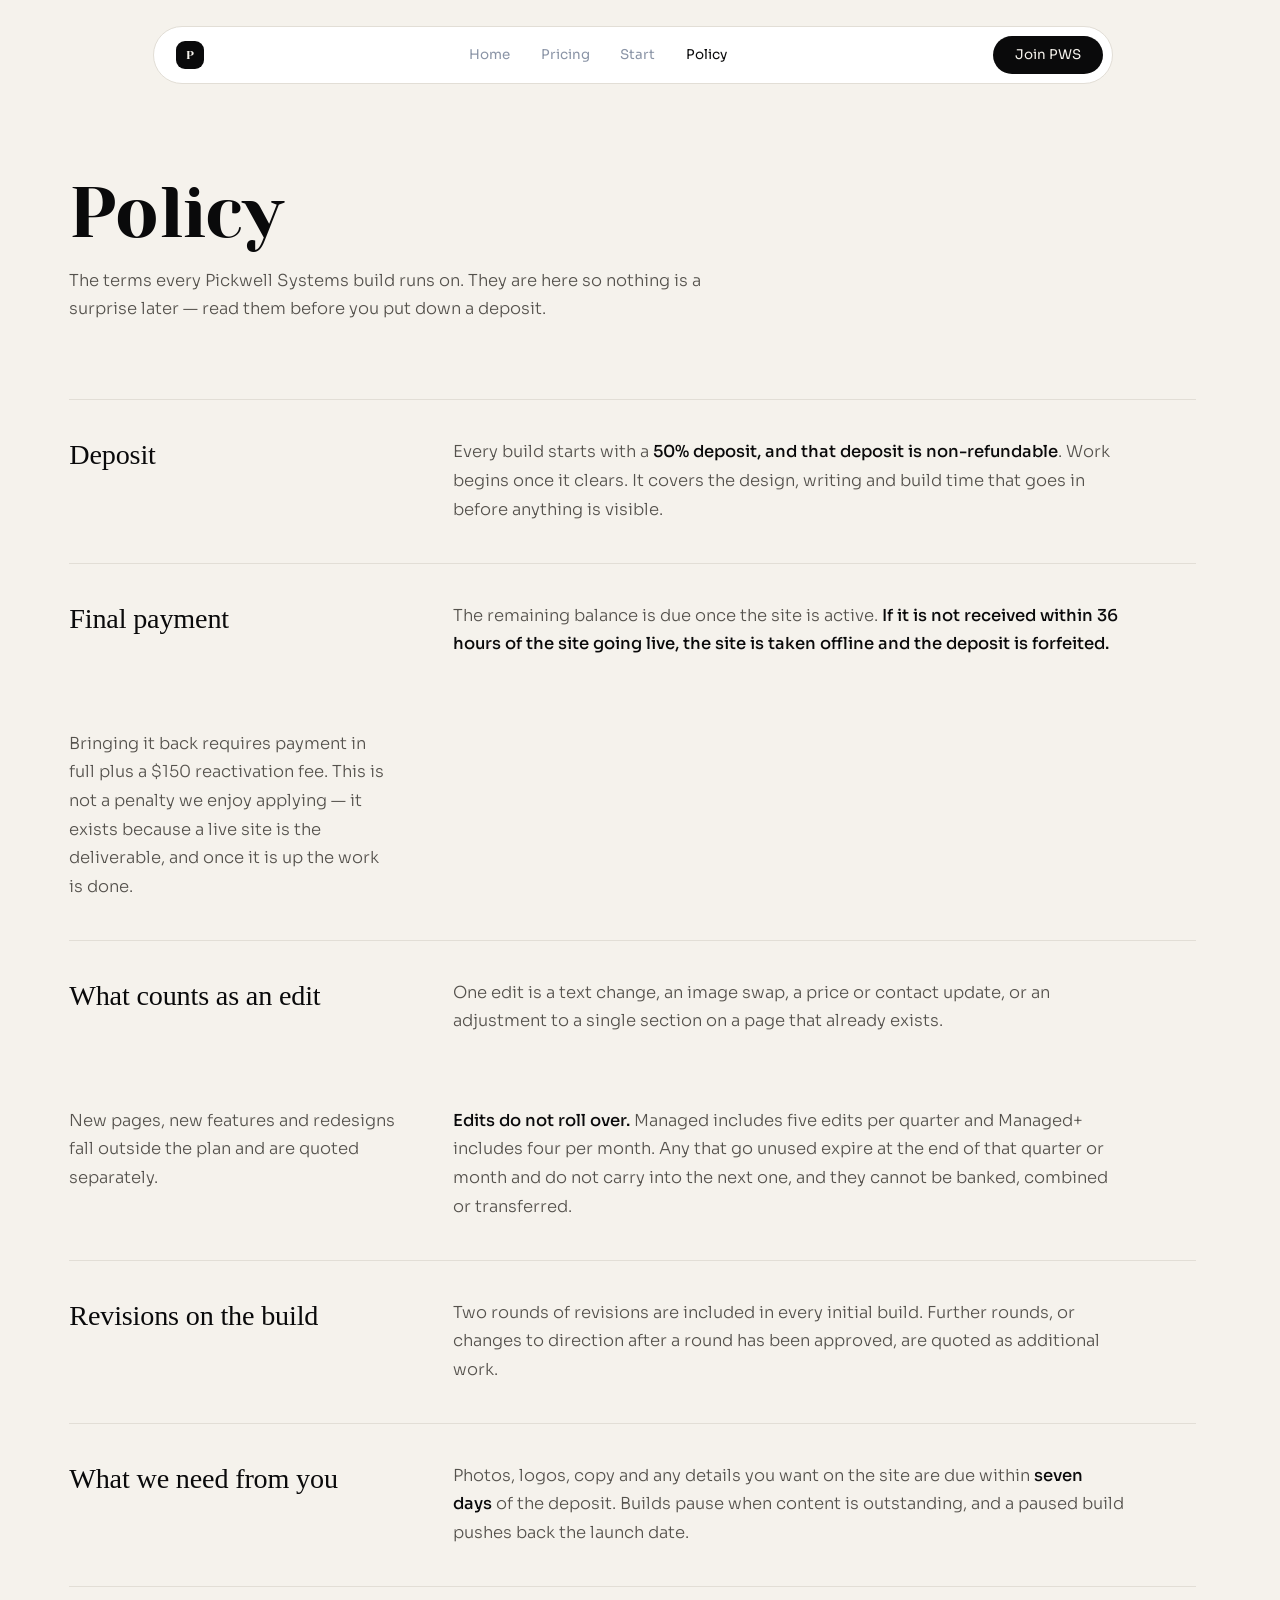
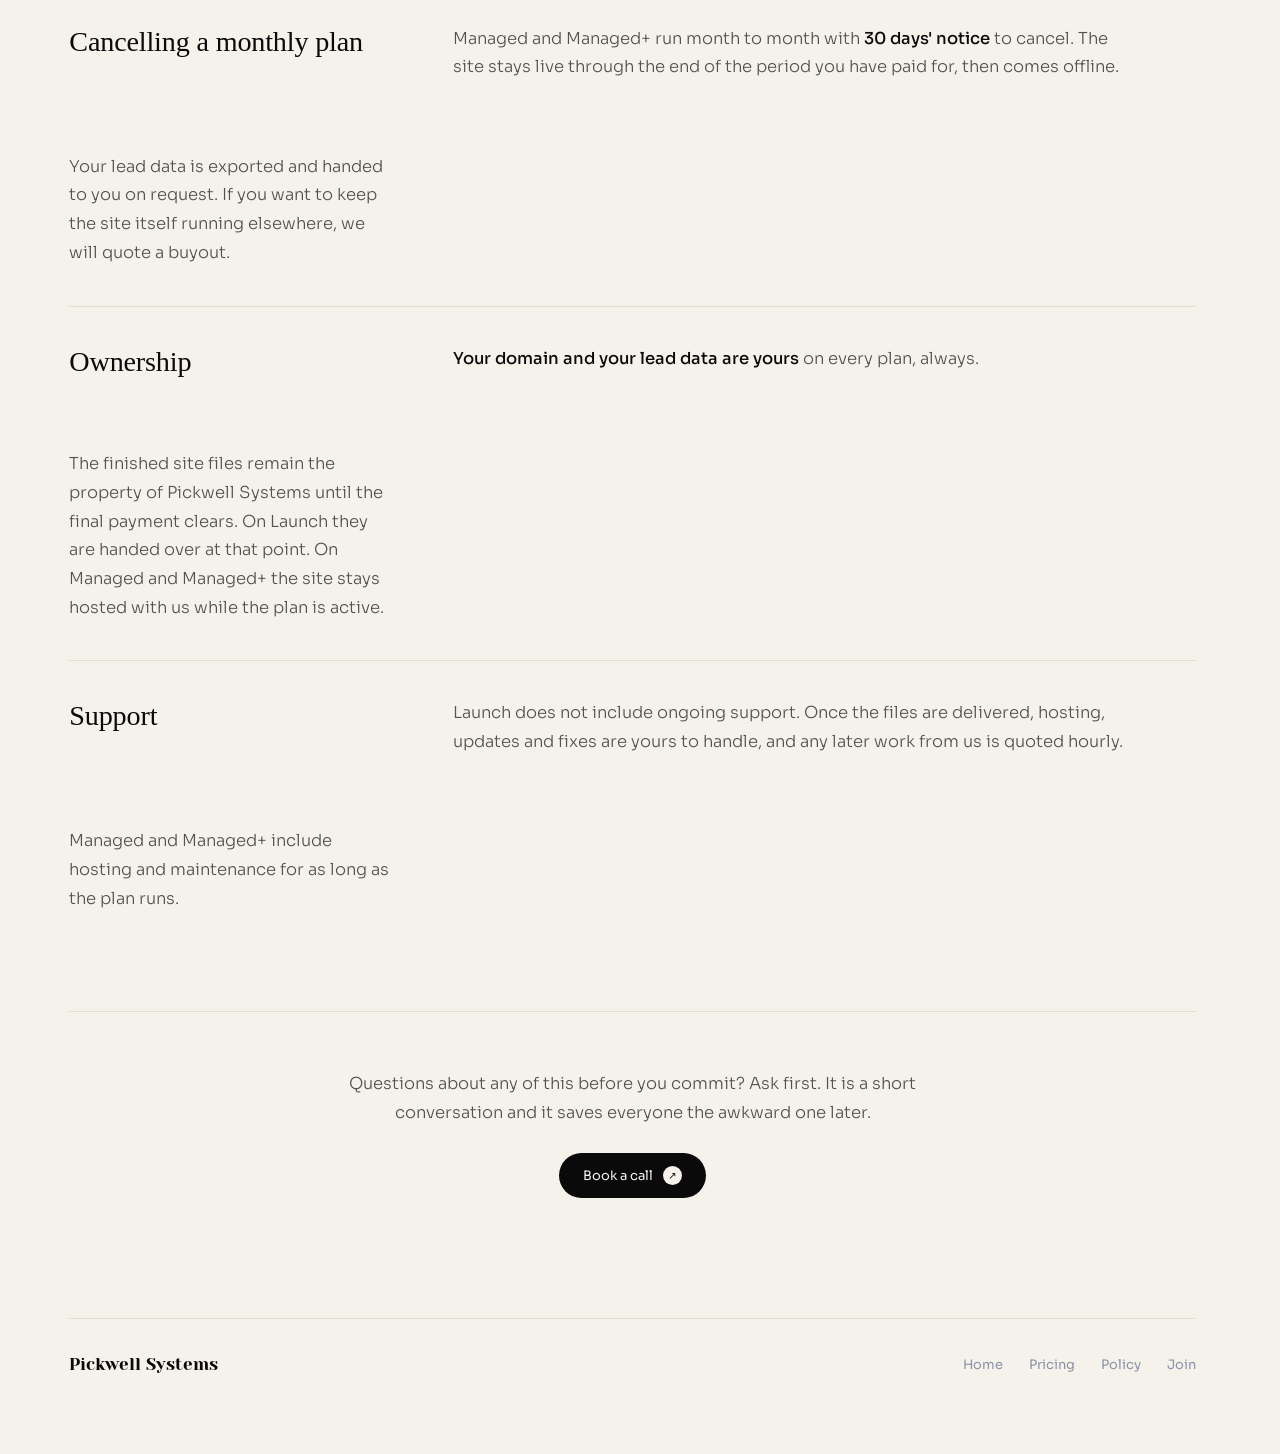
<file: policy.html>
<!DOCTYPE html>
<html lang="en">
<head>
<meta charset="utf-8">
<meta name="viewport" content="width=device-width, initial-scale=1">
<title>Policy — Pickwell Systems</title>
<link rel="preconnect" href="https://fonts.googleapis.com">
<link rel="preconnect" href="https://fonts.gstatic.com" crossorigin>
<link href="https://fonts.googleapis.com/css2?family=Yeseva+One&family=Sora:wght@300;400;500&display=swap" rel="stylesheet">
<style>
:root{--paper:#F5F2EC;--ink:#0A0A0B;--deep:#080C18;--muted:#8A94A6;--rule:#E2DED6;--body:#55524D}
*{box-sizing:border-box;margin:0;padding:0}
body{background:var(--paper);color:var(--ink);font-family:'Sora',system-ui,sans-serif;-webkit-font-smoothing:antialiased;overflow-x:hidden}
.wrap{max-width:min(1680px,94vw);margin:0 auto;padding:26px clamp(22px,3vw,48px)}
nav{margin-bottom:clamp(56px,8vw,92px)}
.ptitle{font-family:'Yeseva One',serif;font-weight:400;font-size:clamp(38px,5.6vw,74px);line-height:1.04;letter-spacing:-.012em;margin-bottom:16px}
.plede{font-size:clamp(14px,1.4vw,16.5px);line-height:1.72;color:var(--body);font-weight:300;max-width:58ch}
.start{display:inline-flex;align-items:center;gap:10px;background:var(--ink);color:var(--paper);font-size:13px;padding:13px 24px;border-radius:999px;text-decoration:none;transition:transform .3s cubic-bezier(.22,.61,.36,1),background .3s ease}
.start:hover{transform:translateY(-2px);background:#000}
.start:focus-visible{outline:2px solid var(--ink);outline-offset:4px}
.start i{width:19px;height:19px;border-radius:999px;background:var(--paper);color:var(--ink);font-style:normal;font-size:10px;display:flex;align-items:center;justify-content:center}
footer{border-top:1px solid var(--rule);margin-top:clamp(70px,10vw,120px);padding:34px 0 54px;display:flex;justify-content:space-between;align-items:center;gap:18px;flex-wrap:wrap}
footer span{font-family:'Yeseva One',serif;font-size:17px}
footer a{font-size:13px;color:var(--muted);text-decoration:none;margin-left:22px}
footer a:hover{color:var(--ink)}

.terms{margin-top:clamp(46px,6vw,76px)}
.term{border-top:1px solid var(--rule);padding:clamp(24px,3.2vw,38px) 0;
  display:grid;grid-template-columns:.44fr 1fr;gap:clamp(16px,4.5vw,60px);align-items:start}
.term h3{font-family:Georgia,'Times New Roman',serif;font-weight:400;
  font-size:clamp(20px,2.2vw,29px);line-height:1.24;letter-spacing:-.006em}
.term p{font-size:clamp(14px,1.35vw,16.5px);line-height:1.74;color:var(--body);font-weight:300;max-width:56ch}
.term p + p{margin-top:13px}
.term strong{font-weight:500;color:var(--ink)}
.closer{border-top:1px solid var(--rule);margin-top:clamp(40px,5vw,60px);padding-top:clamp(38px,5vw,58px);text-align:center}
.closer p{font-size:clamp(14px,1.35vw,16.5px);line-height:1.72;color:var(--body);font-weight:300;max-width:52ch;margin:0 auto 26px}
@media(max-width:900px){
.term{grid-template-columns:1fr;gap:10px}}
@media(prefers-reduced-motion:reduce){.start{transition:none}}
</style>
<link rel="stylesheet" href="nav.css">
<link rel="preconnect" href="https://api.leadconnectorhq.com">
<link rel="preconnect" href="https://link.msgsndr.com">
<link rel="preconnect" href="https://stcdn.leadconnectorhq.com" crossorigin>
</head>
<body>
<div class="wrap">
  <nav>
    <div class="pill">
      <a class="mark" href="index.html" aria-label="Pickwell Systems home">P</a>
      <a href="index.html">Home</a>
      <a href="pricing.html">Pricing</a>
      <a href="start.html">Start</a>
      <a href="policy.html" class="on">Policy</a>
      <a class="cta" href="start.html">Join PWS</a>
    </div>
  </nav>

  <h1 class="ptitle">Policy</h1>
  <p class="plede">The terms every Pickwell Systems build runs on. They are here so nothing is a surprise later — read them before you put down a deposit.</p>

  <div class="terms">

    <div class="term">
      <h3>Deposit</h3>
      <p>Every build starts with a <strong>50% deposit, and that deposit is non-refundable</strong>. Work begins once it clears. It covers the design, writing and build time that goes in before anything is visible.</p>
    </div>

    <div class="term">
      <h3>Final payment</h3>
      <p>The remaining balance is due once the site is active. <strong>If it is not received within 36 hours of the site going live, the site is taken offline and the deposit is forfeited.</strong></p>
      <p>Bringing it back requires payment in full plus a $150 reactivation fee. This is not a penalty we enjoy applying — it exists because a live site is the deliverable, and once it is up the work is done.</p>
    </div>

    <div class="term">
      <h3>What counts as an edit</h3>
      <p>One edit is a text change, an image swap, a price or contact update, or an adjustment to a single section on a page that already exists.</p>
      <p>New pages, new features and redesigns fall outside the plan and are quoted separately.</p>
      <p><strong>Edits do not roll over.</strong> Managed includes five edits per quarter and Managed+ includes four per month. Any that go unused expire at the end of that quarter or month and do not carry into the next one, and they cannot be banked, combined or transferred.</p>
    </div>

    <div class="term">
      <h3>Revisions on the build</h3>
      <p>Two rounds of revisions are included in every initial build. Further rounds, or changes to direction after a round has been approved, are quoted as additional work.</p>
    </div>

    <div class="term">
      <h3>What we need from you</h3>
      <p>Photos, logos, copy and any details you want on the site are due within <strong>seven days</strong> of the deposit. Builds pause when content is outstanding, and a paused build pushes back the launch date.</p>
    </div>

    <div class="term">
      <h3>Cancelling a monthly plan</h3>
      <p>Managed and Managed+ run month to month with <strong>30 days' notice</strong> to cancel. The site stays live through the end of the period you have paid for, then comes offline.</p>
      <p>Your lead data is exported and handed to you on request. If you want to keep the site itself running elsewhere, we will quote a buyout.</p>
    </div>

    <div class="term">
      <h3>Ownership</h3>
      <p><strong>Your domain and your lead data are yours</strong> on every plan, always.</p>
      <p>The finished site files remain the property of Pickwell Systems until the final payment clears. On Launch they are handed over at that point. On Managed and Managed+ the site stays hosted with us while the plan is active.</p>
    </div>

    <div class="term">
      <h3>Support</h3>
      <p>Launch does not include ongoing support. Once the files are delivered, hosting, updates and fixes are yours to handle, and any later work from us is quoted hourly.</p>
      <p>Managed and Managed+ include hosting and maintenance for as long as the plan runs.</p>
    </div>

  </div>

  <div class="closer">
    <p>Questions about any of this before you commit? Ask first. It is a short conversation and it saves everyone the awkward one later.</p>
    <a class="start" href="https://api.leadconnectorhq.com/widget/booking/LNqZBNdz7teQfm3f24tZ">Book a call <i>&#8599;</i></a>
  </div>

  <footer>
    <span>Pickwell Systems</span>
    <div>
      <a href="index.html">Home</a>
      <a href="pricing.html">Pricing</a>
      <a href="policy.html">Policy</a>
      <a href="start.html">Join</a>
    </div>
  </footer>
</div>
<script src="form-warm.js" defer></script>
</body>
</html>
</file>
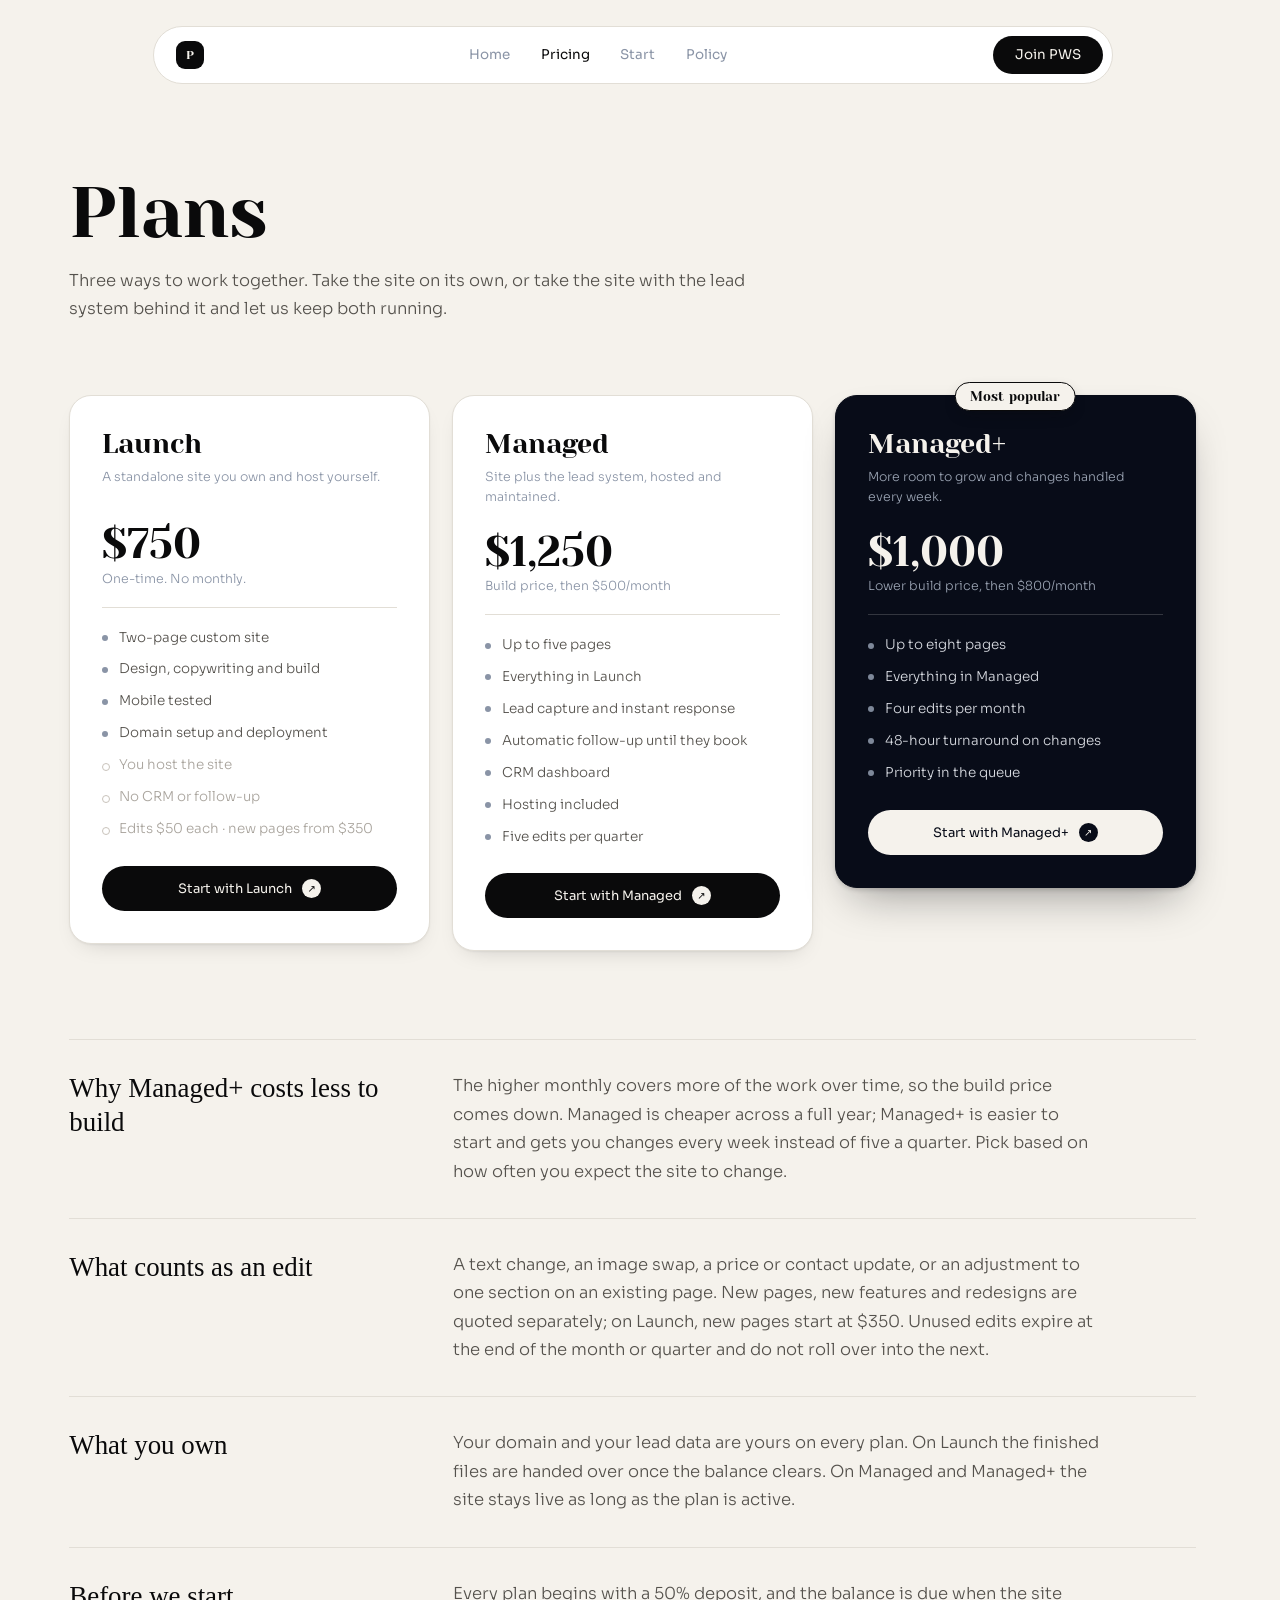
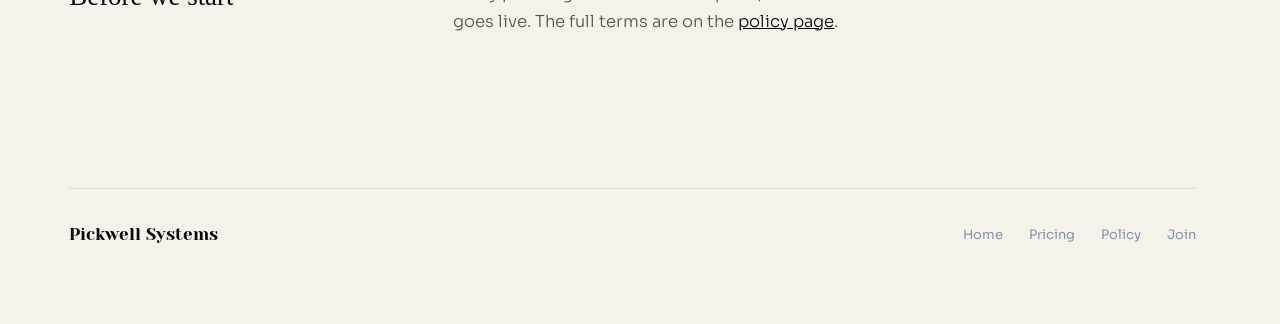
<file: pricing.html>
<!DOCTYPE html>
<html lang="en">
<head>
<meta charset="utf-8">
<meta name="viewport" content="width=device-width, initial-scale=1">
<title>Plans — Pickwell Systems</title>
<link rel="preconnect" href="https://fonts.googleapis.com">
<link rel="preconnect" href="https://fonts.gstatic.com" crossorigin>
<link href="https://fonts.googleapis.com/css2?family=Yeseva+One&family=Sora:wght@300;400;500&display=swap" rel="stylesheet">
<style>
:root{--paper:#F5F2EC;--ink:#0A0A0B;--deep:#080C18;--muted:#8A94A6;--rule:#E2DED6;--body:#55524D}
*{box-sizing:border-box;margin:0;padding:0}
body{background:var(--paper);color:var(--ink);font-family:'Sora',system-ui,sans-serif;-webkit-font-smoothing:antialiased;overflow-x:hidden}
.wrap{max-width:min(1680px,94vw);margin:0 auto;padding:26px clamp(22px,3vw,48px)}
nav{margin-bottom:clamp(56px,8vw,92px)}
.ptitle{font-family:'Yeseva One',serif;font-weight:400;font-size:clamp(38px,5.6vw,74px);line-height:1.04;letter-spacing:-.012em;margin-bottom:16px}
.plede{font-size:clamp(14px,1.4vw,16.5px);line-height:1.72;color:var(--body);font-weight:300;max-width:58ch}
.start{display:inline-flex;align-items:center;gap:10px;background:var(--ink);color:var(--paper);font-size:13px;padding:13px 24px;border-radius:999px;text-decoration:none;transition:transform .3s cubic-bezier(.22,.61,.36,1),background .3s ease}
.start:hover{transform:translateY(-2px);background:#000}
.start:focus-visible{outline:2px solid var(--ink);outline-offset:4px}
.start i{width:19px;height:19px;border-radius:999px;background:var(--paper);color:var(--ink);font-style:normal;font-size:10px;display:flex;align-items:center;justify-content:center}
footer{border-top:1px solid var(--rule);margin-top:clamp(70px,10vw,120px);padding:34px 0 54px;display:flex;justify-content:space-between;align-items:center;gap:18px;flex-wrap:wrap}
footer span{font-family:'Yeseva One',serif;font-size:17px}
footer a{font-size:13px;color:var(--muted);text-decoration:none;margin-left:22px}
footer a:hover{color:var(--ink)}

.tiles{display:grid;grid-template-columns:repeat(3,1fr);gap:clamp(14px,1.8vw,22px);margin-top:clamp(44px,6vw,72px);align-items:start}
.tile{background:#fff;border:1px solid var(--rule);border-radius:22px;padding:clamp(24px,2.6vw,32px);
  box-shadow:0 1px 2px rgba(10,10,11,.05),0 10px 24px -14px rgba(10,10,11,.22);
  transition:transform .4s cubic-bezier(.22,.61,.36,1),box-shadow .4s cubic-bezier(.22,.61,.36,1);position:relative}
.tile:hover{transform:translateY(-6px);box-shadow:0 2px 4px rgba(10,10,11,.07),0 22px 44px -18px rgba(10,10,11,.3)}
.tile.feature{background:var(--deep);border-color:var(--deep);
  box-shadow:0 2px 4px rgba(10,10,11,.16),0 22px 46px -18px rgba(10,10,11,.42)}
.tile.feature:hover{box-shadow:0 3px 6px rgba(10,10,11,.2),0 34px 64px -20px rgba(10,10,11,.5)}
.badge{position:absolute;top:-14px;left:50%;transform:translateX(-50%);z-index:2;
  display:inline-flex;align-items:center;background:var(--paper);color:var(--ink);
  border:1px solid var(--ink);box-shadow:0 6px 16px -6px rgba(10,10,11,.45);
  font-family:'Yeseva One',serif;font-size:13px;font-weight:400;letter-spacing:.01em;
  padding:6px 14px;border-radius:999px;white-space:nowrap}
.tname{font-family:'Yeseva One',serif;font-weight:400;font-size:clamp(21px,2.2vw,27px);line-height:1.2;margin-bottom:6px}
.tsum{font-size:12.5px;color:var(--muted);font-weight:300;line-height:1.6;min-height:2.6em}
.tprice{font-family:'Yeseva One',serif;font-size:clamp(30px,3.4vw,42px);line-height:1.1;margin:22px 0 3px}
.tsub{font-size:12.5px;color:var(--muted);font-weight:300;padding-bottom:20px;border-bottom:1px solid var(--rule)}
.tile ul{list-style:none;margin:20px 0 26px;display:flex;flex-direction:column;gap:11px}
.tile li{font-size:13.5px;line-height:1.55;color:var(--body);font-weight:300;padding-left:17px;position:relative}
.tile li::before{content:"";position:absolute;left:0;top:.56em;width:6px;height:6px;border-radius:999px;background:var(--muted)}
.tile li.off{color:#A9A49D}
.tile li.off::before{background:none;border:1px solid #C9C3BB}
.tile .start{width:100%;justify-content:center}
.tile.feature .tname,.tile.feature .tprice{color:var(--paper)}
.tile.feature .tsum,.tile.feature .tsub{color:#9AA3B2}
.tile.feature .tsub{border-bottom-color:rgba(245,242,236,.18)}
.tile.feature li{color:#D9DCE2}
.tile.feature li::before{background:#7E8899}
.tile.feature .start{background:var(--paper);color:var(--deep)}
.tile.feature .start:hover{background:#fff}
.tile.feature .start i{background:var(--deep);color:var(--paper)}
.notes{margin-top:clamp(56px,7vw,88px)}
.note{border-top:1px solid var(--rule);padding:clamp(22px,3vw,32px) 0;display:grid;grid-template-columns:.44fr 1fr;gap:clamp(16px,4.5vw,60px);align-items:start}
.note h3{font-family:Georgia,'Times New Roman',serif;font-weight:400;font-size:clamp(19px,2.1vw,27px);line-height:1.24}
.note p{font-size:clamp(14px,1.35vw,16.5px);line-height:1.72;color:var(--body);font-weight:300;max-width:54ch}
@media(max-width:900px){
.tiles{grid-template-columns:1fr;gap:26px}.badge{left:26px;transform:none}.note{grid-template-columns:1fr;gap:10px}}
@media(prefers-reduced-motion:reduce){.tile,.start{transition:none}}
</style>
<link rel="stylesheet" href="nav.css">
<link rel="preconnect" href="https://api.leadconnectorhq.com">
<link rel="preconnect" href="https://link.msgsndr.com">
<link rel="preconnect" href="https://stcdn.leadconnectorhq.com" crossorigin>
</head>
<body>
<div class="wrap">
  <nav>
    <div class="pill">
      <a class="mark" href="index.html" aria-label="Pickwell Systems home">P</a>
      <a href="index.html">Home</a>
      <a href="pricing.html" class="on">Pricing</a>
      <a href="start.html">Start</a>
      <a href="policy.html">Policy</a>
      <a class="cta" href="start.html">Join PWS</a>
    </div>
  </nav>

  <h1 class="ptitle">Plans</h1>
  <p class="plede">Three ways to work together. Take the site on its own, or take the site with the lead system behind it and let us keep both running.</p>

  <div class="tiles">

    <div class="tile">
      <div class="tname">Launch</div>
      <div class="tsum">A standalone site you own and host yourself.</div>
      <div class="tprice">$750</div>
      <div class="tsub">One-time. No monthly.</div>
      <ul>
        <li>Two-page custom site</li>
        <li>Design, copywriting and build</li>
        <li>Mobile tested</li>
        <li>Domain setup and deployment</li>
        <li class="off">You host the site</li>
        <li class="off">No CRM or follow-up</li>
        <li class="off">Edits $50 each · new pages from $350</li>
      </ul>
      <a class="start" href="start.html?plan=Launch">Start with Launch <i>&#8599;</i></a>
    </div>

    <div class="tile">
      <div class="tname">Managed</div>
      <div class="tsum">Site plus the lead system, hosted and maintained.</div>
      <div class="tprice">$1,250</div>
      <div class="tsub">Build price, then $500/month</div>
      <ul>
        <li>Up to five pages</li>
        <li>Everything in Launch</li>
        <li>Lead capture and instant response</li>
        <li>Automatic follow-up until they book</li>
        <li>CRM dashboard</li>
        <li>Hosting included</li>
        <li>Five edits per quarter</li>
      </ul>
      <a class="start" href="start.html?plan=Managed">Start with Managed <i>&#8599;</i></a>
    </div>

    <div class="tile feature">
      <div class="badge">Most popular</div>
      <div class="tname">Managed+</div>
      <div class="tsum">More room to grow and changes handled every week.</div>
      <div class="tprice">$1,000</div>
      <div class="tsub">Lower build price, then $800/month</div>
      <ul>
        <li>Up to eight pages</li>
        <li>Everything in Managed</li>
        <li>Four edits per month</li>
        <li>48-hour turnaround on changes</li>
        <li>Priority in the queue</li>
      </ul>
      <a class="start" href="start.html?plan=Managed%2B">Start with Managed+ <i>&#8599;</i></a>
    </div>

  </div>

  <div class="notes">
    <div class="note">
      <h3>Why Managed+ costs less to build</h3>
      <p>The higher monthly covers more of the work over time, so the build price comes down. Managed is cheaper across a full year; Managed+ is easier to start and gets you changes every week instead of five a quarter. Pick based on how often you expect the site to change.</p>
    </div>
    <div class="note">
      <h3>What counts as an edit</h3>
      <p>A text change, an image swap, a price or contact update, or an adjustment to one section on an existing page. New pages, new features and redesigns are quoted separately; on Launch, new pages start at $350. Unused edits expire at the end of the month or quarter and do not roll over into the next.</p>
    </div>
    <div class="note">
      <h3>What you own</h3>
      <p>Your domain and your lead data are yours on every plan. On Launch the finished files are handed over once the balance clears. On Managed and Managed+ the site stays live as long as the plan is active.</p>
    </div>
    <div class="note">
      <h3>Before we start</h3>
      <p>Every plan begins with a 50% deposit, and the balance is due when the site goes live. The full terms are on the <a href="policy.html" style="color:var(--ink)">policy page</a>.</p>
    </div>
  </div>

  <footer>
    <span>Pickwell Systems</span>
    <div>
      <a href="index.html">Home</a>
      <a href="pricing.html">Pricing</a>
      <a href="policy.html">Policy</a>
      <a href="start.html">Join</a>
    </div>
  </footer>
</div>
<script src="form-warm.js" defer></script>
</body>
</html>
</file>
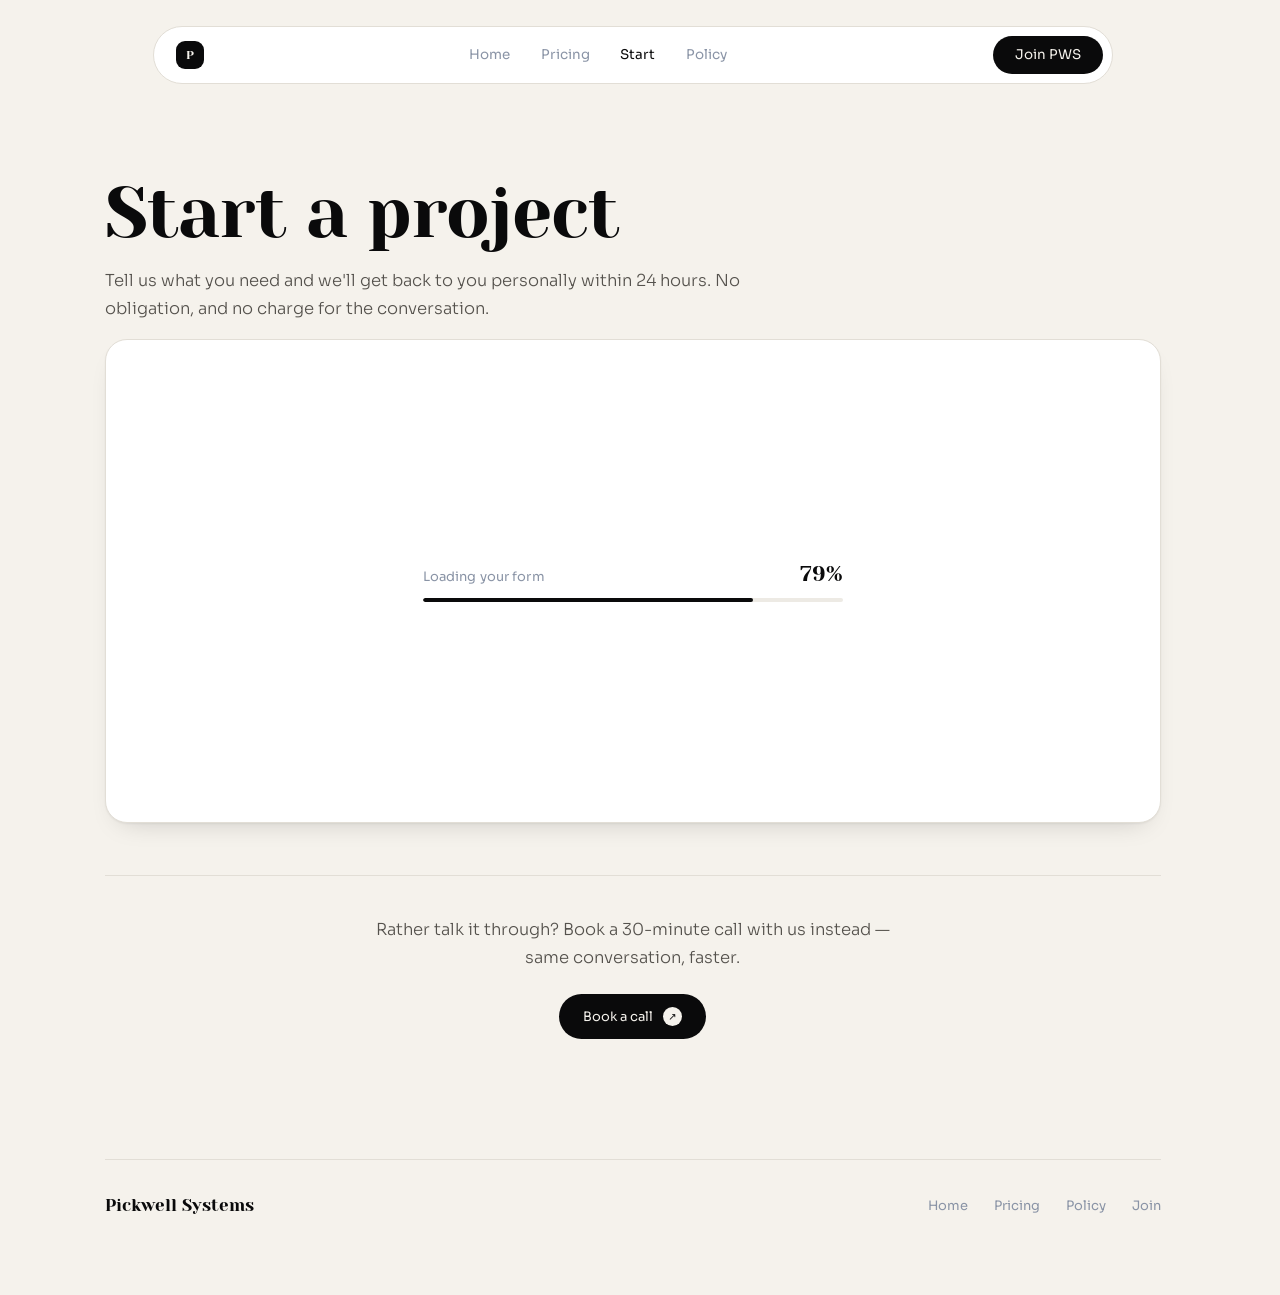
<file: start-3.html>
<!DOCTYPE html>
<html lang="en">
<head>
<meta charset="utf-8">
<meta name="viewport" content="width=device-width, initial-scale=1">
<title>Start a project — Pickwell Systems</title>
<link rel="preconnect" href="https://fonts.googleapis.com">
<link rel="preconnect" href="https://fonts.gstatic.com" crossorigin>
<link href="https://fonts.googleapis.com/css2?family=Yeseva+One&family=Sora:wght@300;400;500&display=swap" rel="stylesheet">
<style>
:root{--paper:#F5F2EC;--ink:#0A0A0B;--deep:#080C18;--muted:#8A94A6;--rule:#E2DED6;--body:#55524D}
*{box-sizing:border-box;margin:0;padding:0}
body{background:var(--paper);color:var(--ink);font-family:'Sora',system-ui,sans-serif;-webkit-font-smoothing:antialiased;overflow-x:hidden}
.wrap{max-width:1120px;margin:0 auto;padding:26px 32px}
nav{margin-bottom:clamp(56px,8vw,92px)}
.ptitle{font-family:'Yeseva One',serif;font-weight:400;font-size:clamp(38px,5.6vw,74px);line-height:1.04;letter-spacing:-.012em;margin-bottom:16px}
.plede{font-size:clamp(14px,1.4vw,16.5px);line-height:1.72;color:var(--body);font-weight:300;max-width:58ch}
.start{display:inline-flex;align-items:center;gap:10px;background:var(--ink);color:var(--paper);font-size:13px;padding:13px 24px;border-radius:999px;text-decoration:none;transition:transform .3s cubic-bezier(.22,.61,.36,1),background .3s ease}
.start:hover{transform:translateY(-2px);background:#000}
.start:focus-visible{outline:2px solid var(--ink);outline-offset:4px}
.start i{width:19px;height:19px;border-radius:999px;background:var(--paper);color:var(--ink);font-style:normal;font-size:10px;display:flex;align-items:center;justify-content:center}
footer{border-top:1px solid var(--rule);margin-top:clamp(70px,10vw,120px);padding:34px 0 54px;display:flex;justify-content:space-between;align-items:center;gap:18px;flex-wrap:wrap}
footer span{font-family:'Yeseva One',serif;font-size:17px}
footer a{font-size:13px;color:var(--muted);text-decoration:none;margin-left:22px}
footer a:hover{color:var(--ink)}

.intro{max-width:56ch}
.formwrap{margin-top:clamp(38px,5vw,60px);background:#fff;border:1px solid var(--rule);border-radius:22px;
  padding:clamp(14px,2vw,26px);box-shadow:0 1px 2px rgba(10,10,11,.05),0 12px 28px -16px rgba(10,10,11,.22)}
.formwrap iframe{width:100%;height:1100px;border:none;border-radius:12px;display:block}
@media (max-width:600px){.formwrap iframe{height:1700px}}
.alt{margin-top:clamp(34px,4.5vw,52px);border-top:1px solid var(--rule);padding-top:clamp(28px,3.5vw,40px);text-align:center}
.alt p{font-size:clamp(14px,1.35vw,16.5px);line-height:1.72;color:var(--body);font-weight:300;max-width:46ch;margin:0 auto 22px}
@media(max-width:820px){.formwrap{padding:8px;border-radius:16px}}
/* form loading state: 0-100% bar, form fades in when ready */
.formwrap{position:relative}
.formwrap iframe{opacity:0;transition:opacity .45s ease,height .35s ease}
.formwrap.ready iframe{opacity:1}
.loader{position:absolute;inset:0;display:flex;flex-direction:column;justify-content:center;align-items:center;
  opacity:0;transition:opacity .3s ease;pointer-events:none}
.loader>div{width:min(420px,78%)}
/* while loading, the box holds a fixed height so the bar always sits inside it */
.formwrap:not(.ready){min-height:clamp(320px,40vw,480px)}
.formwrap:not(.ready) iframe{height:clamp(280px,36vw,430px)!important}
.formwrap.slow .loader{opacity:1}
.formwrap.ready .loader{opacity:0}
.lt{display:flex;justify-content:space-between;align-items:baseline;margin-bottom:12px}
.lt span{font-size:13px;color:var(--muted);letter-spacing:.01em}
.lt b{font-family:'Yeseva One',serif;font-weight:400;font-size:22px;color:var(--ink);font-variant-numeric:tabular-nums}
.lbar{height:4px;border-radius:999px;background:#EDEAE4;overflow:hidden}
.lbar i{display:block;height:100%;width:0;border-radius:999px;background:var(--ink)}
.plan{display:none;align-items:center;gap:12px;flex-wrap:wrap;margin-top:clamp(26px,3.5vw,40px);font-size:14px;color:var(--body)}
.plan.on{display:flex}
.plan b{display:inline-flex;align-items:center;gap:8px;background:var(--ink);color:var(--paper);font-weight:400;padding:8px 16px;border-radius:999px}
.plan b::before{content:"";width:7px;height:7px;border-radius:50%;background:#7BD88F}
.plan a{color:var(--muted);text-decoration:underline;text-underline-offset:4px}
.plan a:hover{color:var(--ink)}
.plan + .formwrap{margin-top:16px}
@media(prefers-reduced-motion:reduce){.formwrap iframe,.loader{transition:none}}
</style>
<link rel="stylesheet" href="nav.css">
<link rel="preconnect" href="https://api.leadconnectorhq.com">
<link rel="preconnect" href="https://link.msgsndr.com">
<link rel="preconnect" href="https://stcdn.leadconnectorhq.com" crossorigin>
</head>
<body>
<div class="wrap">
  <nav>
    <div class="pill">
      <a class="mark" href="index.html" aria-label="Pickwell Systems home">P</a>
      <a href="index.html">Home</a>
      <a href="pricing.html">Pricing</a>
      <a href="start.html" class="on">Start</a>
      <a href="policy.html">Policy</a>
      <a class="cta" href="start.html">Join PWS</a>
    </div>
  </nav>

  <h1 class="ptitle">Start a project</h1>
  <p class="plede intro">Tell us what you need and we'll get back to you personally within 24 hours. No obligation, and no charge for the conversation.</p>

  <div class="plan" id="plan" aria-live="polite">Selected plan <b id="planname"></b> <a href="pricing.html">Change</a></div>

  <div class="formwrap" id="formwrap">
    <div class="loader" aria-hidden="true">
      <div class="lt"><span>Loading your form</span><b id="lpct">0%</b></div>
      <div class="lbar"><i id="lfill"></i></div>
    </div>
    <iframe
      data-src="https://api.leadconnectorhq.com/widget/form/AAE5JD9iHZ3OzK1oR7RX"
      id="inline-AAE5JD9iHZ3OzK1oR7RX"
      data-layout="{'id':'INLINE'}"
      data-trigger-type="alwaysShow"
      data-trigger-value=""
      data-activation-type="alwaysActivated"
      data-activation-value=""
      data-deactivation-type="neverDeactivate"
      data-deactivation-value=""
      data-form-name="Start a Project"
      data-height="1076"
      data-layout-iframe-id="inline-AAE5JD9iHZ3OzK1oR7RX"
      data-form-id="AAE5JD9iHZ3OzK1oR7RX"
      data-cookie-consent="true"
      data-cookie-consent-provider="auto"
      title="Start a Project"></iframe>
    <script>
    (function(){
      var PLANS={                                                 /* must match the GHL dropdown options EXACTLY */
        "Launch":"Launch $750 Build",
        "Managed":"Managed $1250 Build, $500/mo.",
        "Managed+":"Managed+ $1000 Build, $800/mo."
      };
      var KEY="single_dropdown_22vh";                          /* GHL Query Key for the "Choosing Plan" field */
      var f=document.getElementById("inline-AAE5JD9iHZ3OzK1oR7RX");
      var plan=new URLSearchParams(location.search).get("plan");
      var src=f.getAttribute("data-src");
      if(plan && PLANS.hasOwnProperty(plan)){
        src+="?"+KEY+"="+encodeURIComponent(PLANS[plan]);
        document.getElementById("planname").textContent=plan;
        document.getElementById("plan").classList.add("on");
      }
      f.src=src;
    })();
    </script>
  </div>

  <div class="alt">
    <p>Rather talk it through? Book a 30-minute call with us instead — same conversation, faster.</p>
    <a class="start" href="https://api.leadconnectorhq.com/widget/booking/LNqZBNdz7teQfm3f24tZ">Book a call <i>&#8599;</i></a>
  </div>

  <footer>
    <span>Pickwell Systems</span>
    <div>
      <a href="index.html">Home</a>
      <a href="pricing.html">Pricing</a>
      <a href="policy.html">Policy</a>
      <a href="start.html">Join</a>
    </div>
  </footer>
</div>
<script>
(function(){
  var w=document.getElementById("formwrap"), f=w.querySelector("iframe");
  var done=false, settle=null, loaded=false, shown=false, p=0, target=90, raf;
  var pct=document.getElementById("lpct"), fill=document.getElementById("lfill");
  function paint(){ pct.textContent=Math.round(p)+"%"; fill.style.width=p+"%"; }
  function tick(){
    var speed = target===100 ? 0.28 : 0.035;          // eases toward 90%, then sprints to 100% once ready
    p += (target-p)*speed; if(target===100 && p>99.5) p=100;
    paint();
    if(p>=100){ setTimeout(function(){ w.classList.add("ready"); },180); return; }
    raf=requestAnimationFrame(tick);
  }
  function show(){
    if(done)return; done=true;
    if(!shown){ w.classList.add("ready"); return; }   // fast load: no bar at all
    target=100;
  }
  // only show the bar if the form is actually slow (avoids a flash when it's cached)
  setTimeout(function(){ if(done)return; shown=true; w.classList.add("slow"); paint(); raf=requestAnimationFrame(tick); },250);
  window.addEventListener("message",function(e){
    if(!/leadconnectorhq\.com|msgsndr\.com/.test(e.origin||""))return;
    clearTimeout(settle); settle=setTimeout(show, loaded?250:500);
  });
  f.addEventListener("load",function(){ loaded=true; setTimeout(show,1800); }); // fallback if no messages
  setTimeout(show,6000);   // never leave the placeholder up forever
})();
</script>
<script src="https://link.msgsndr.com/js/form_embed.js" async></script>
</body>
</html>
</file>
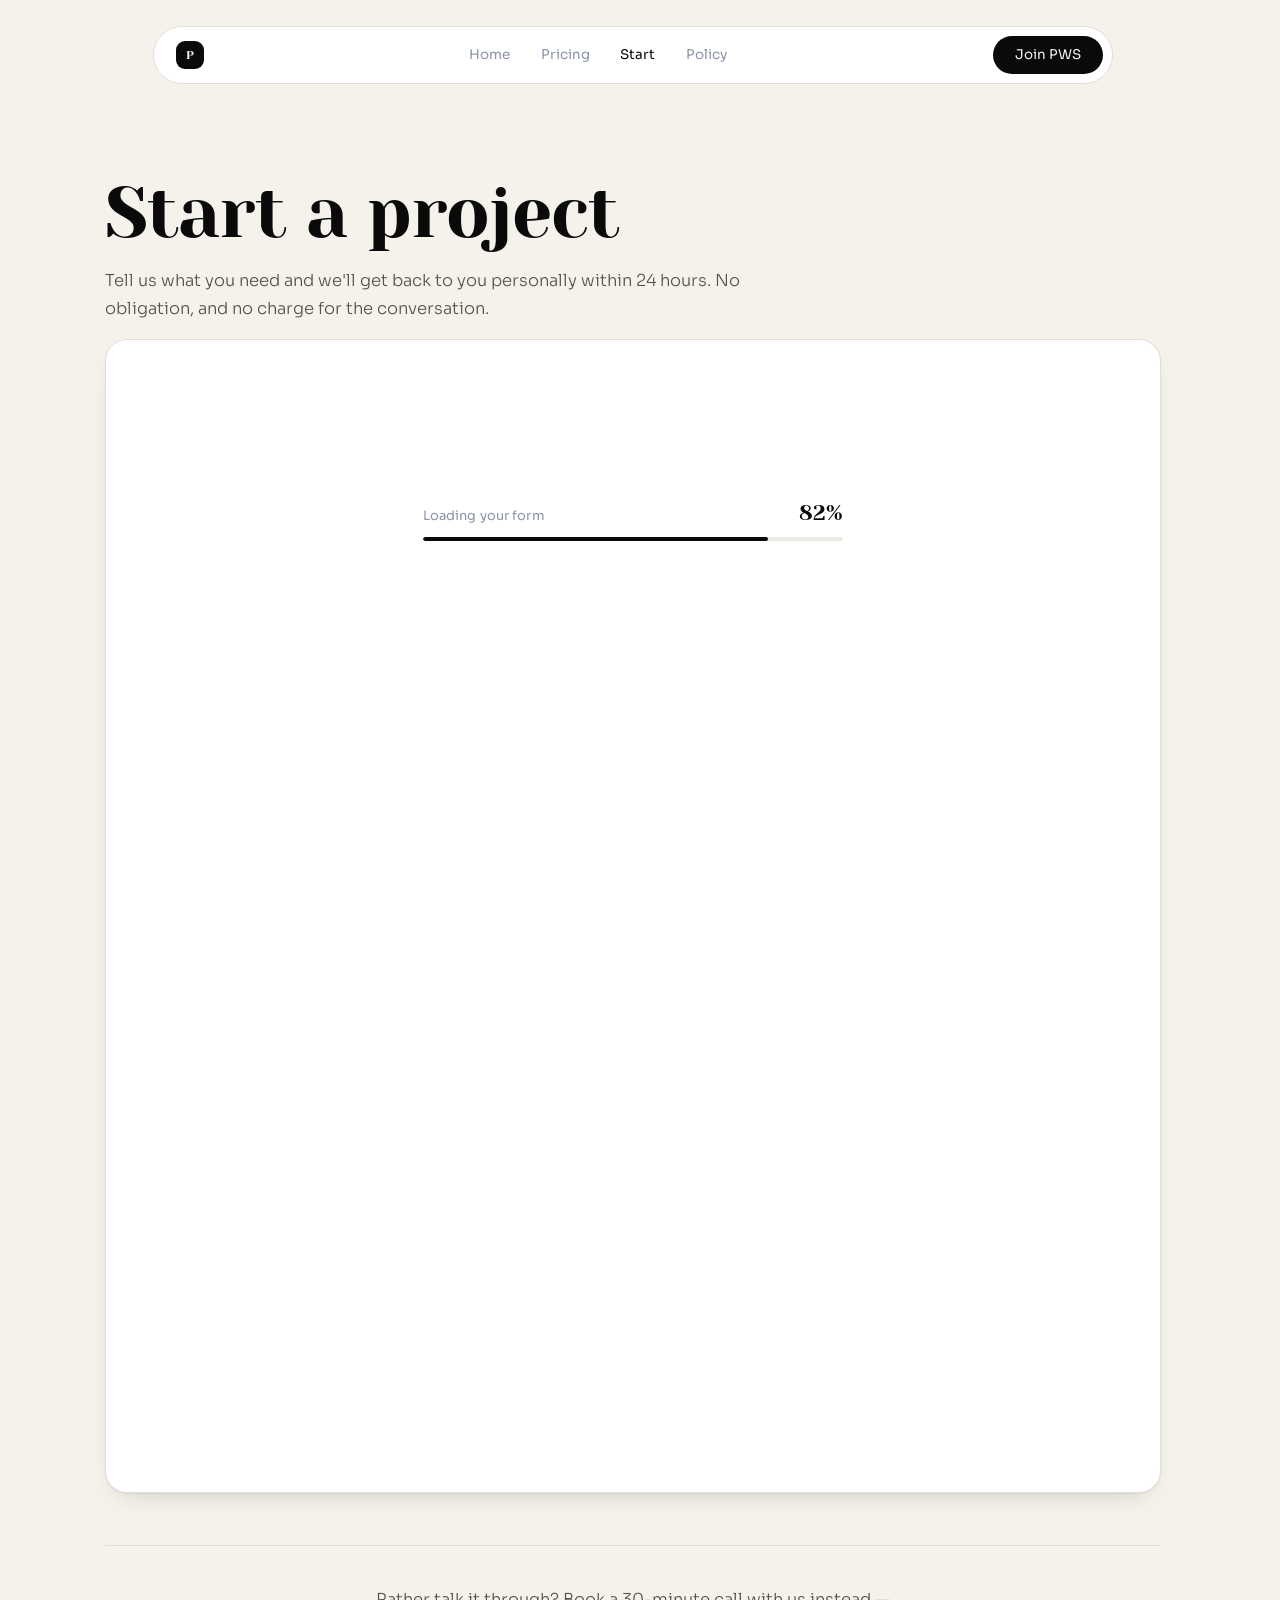
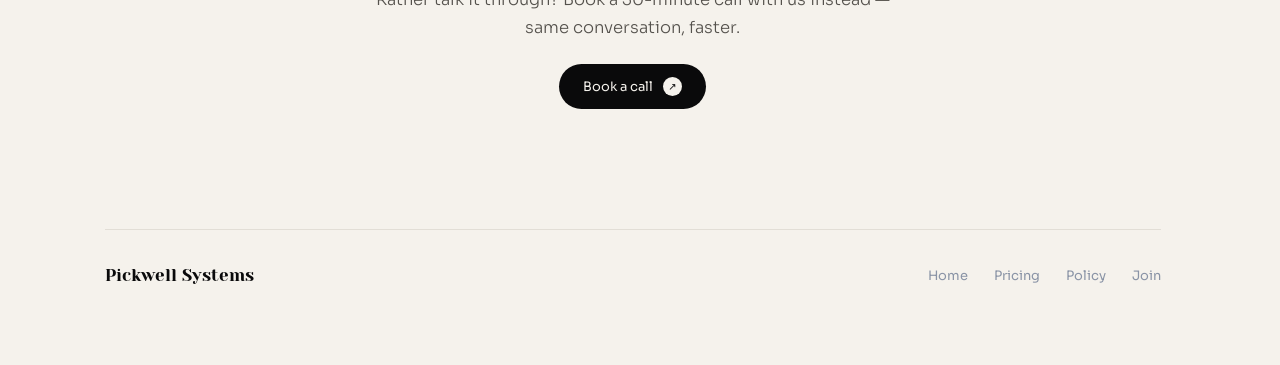
<file: start.html>
<!DOCTYPE html>
<html lang="en">
<head>
<meta charset="utf-8">
<meta name="viewport" content="width=device-width, initial-scale=1">
<title>Start a project — Pickwell Systems</title>
<link rel="preconnect" href="https://fonts.googleapis.com">
<link rel="preconnect" href="https://fonts.gstatic.com" crossorigin>
<link href="https://fonts.googleapis.com/css2?family=Yeseva+One&family=Sora:wght@300;400;500&display=swap" rel="stylesheet">
<style>
:root{--paper:#F5F2EC;--ink:#0A0A0B;--deep:#080C18;--muted:#8A94A6;--rule:#E2DED6;--body:#55524D}
*{box-sizing:border-box;margin:0;padding:0}
body{background:var(--paper);color:var(--ink);font-family:'Sora',system-ui,sans-serif;-webkit-font-smoothing:antialiased;overflow-x:hidden}
.wrap{max-width:1120px;margin:0 auto;padding:26px 32px}
nav{margin-bottom:clamp(56px,8vw,92px)}
.ptitle{font-family:'Yeseva One',serif;font-weight:400;font-size:clamp(38px,5.6vw,74px);line-height:1.04;letter-spacing:-.012em;margin-bottom:16px}
.plede{font-size:clamp(14px,1.4vw,16.5px);line-height:1.72;color:var(--body);font-weight:300;max-width:58ch}
.start{display:inline-flex;align-items:center;gap:10px;background:var(--ink);color:var(--paper);font-size:13px;padding:13px 24px;border-radius:999px;text-decoration:none;transition:transform .3s cubic-bezier(.22,.61,.36,1),background .3s ease}
.start:hover{transform:translateY(-2px);background:#000}
.start:focus-visible{outline:2px solid var(--ink);outline-offset:4px}
.start i{width:19px;height:19px;border-radius:999px;background:var(--paper);color:var(--ink);font-style:normal;font-size:10px;display:flex;align-items:center;justify-content:center}
footer{border-top:1px solid var(--rule);margin-top:clamp(70px,10vw,120px);padding:34px 0 54px;display:flex;justify-content:space-between;align-items:center;gap:18px;flex-wrap:wrap}
footer span{font-family:'Yeseva One',serif;font-size:17px}
footer a{font-size:13px;color:var(--muted);text-decoration:none;margin-left:22px}
footer a:hover{color:var(--ink)}

.intro{max-width:56ch}
.formwrap{margin-top:clamp(38px,5vw,60px);background:#fff;border:1px solid var(--rule);border-radius:22px;
  padding:clamp(14px,2vw,26px);box-shadow:0 1px 2px rgba(10,10,11,.05),0 12px 28px -16px rgba(10,10,11,.22)}
.formwrap iframe{width:100%;height:1100px;border:none;border-radius:12px;display:block}
@media (max-width:600px){.formwrap iframe{height:1700px}}
.alt{margin-top:clamp(34px,4.5vw,52px);border-top:1px solid var(--rule);padding-top:clamp(28px,3.5vw,40px);text-align:center}
.alt p{font-size:clamp(14px,1.35vw,16.5px);line-height:1.72;color:var(--body);font-weight:300;max-width:46ch;margin:0 auto 22px}
@media(max-width:820px){.formwrap{padding:8px;border-radius:16px}}
/* form loading state: 0-100% bar, form fades in when ready */
.formwrap{position:relative}
.formwrap iframe{opacity:0;transition:opacity .45s ease,height .35s ease}
.formwrap.ready iframe{opacity:1}
.loader{position:absolute;left:50%;top:clamp(90px,14vw,160px);transform:translateX(-50%);width:min(420px,78%);
  opacity:0;transition:opacity .3s ease;pointer-events:none}
.formwrap.slow .loader{opacity:1}
.formwrap.ready .loader{opacity:0}
.lt{display:flex;justify-content:space-between;align-items:baseline;margin-bottom:12px}
.lt span{font-size:13px;color:var(--muted);letter-spacing:.01em}
.lt b{font-family:'Yeseva One',serif;font-weight:400;font-size:22px;color:var(--ink);font-variant-numeric:tabular-nums}
.lbar{height:4px;border-radius:999px;background:#EDEAE4;overflow:hidden}
.lbar i{display:block;height:100%;width:0;border-radius:999px;background:var(--ink)}
.plan{display:none;align-items:center;gap:12px;flex-wrap:wrap;margin-top:clamp(26px,3.5vw,40px);font-size:14px;color:var(--body)}
.plan.on{display:flex}
.plan b{display:inline-flex;align-items:center;gap:8px;background:var(--ink);color:var(--paper);font-weight:400;padding:8px 16px;border-radius:999px}
.plan b::before{content:"";width:7px;height:7px;border-radius:50%;background:#7BD88F}
.plan a{color:var(--muted);text-decoration:underline;text-underline-offset:4px}
.plan a:hover{color:var(--ink)}
.plan + .formwrap{margin-top:16px}
@media(prefers-reduced-motion:reduce){.formwrap iframe,.loader{transition:none}}
</style>
<link rel="stylesheet" href="nav.css">
<link rel="preconnect" href="https://api.leadconnectorhq.com">
<link rel="preconnect" href="https://link.msgsndr.com">
<link rel="preconnect" href="https://stcdn.leadconnectorhq.com" crossorigin>
</head>
<body>
<div class="wrap">
  <nav>
    <div class="pill">
      <a class="mark" href="index.html" aria-label="Pickwell Systems home">P</a>
      <a href="index.html">Home</a>
      <a href="pricing.html">Pricing</a>
      <a href="start.html" class="on">Start</a>
      <a href="policy.html">Policy</a>
      <a class="cta" href="start.html">Join PWS</a>
    </div>
  </nav>

  <h1 class="ptitle">Start a project</h1>
  <p class="plede intro">Tell us what you need and we'll get back to you personally within 24 hours. No obligation, and no charge for the conversation.</p>

  <div class="plan" id="plan" aria-live="polite">Selected plan <b id="planname"></b> <a href="pricing.html">Change</a></div>

  <div class="formwrap" id="formwrap">
    <div class="loader" aria-hidden="true">
      <div class="lt"><span>Loading your form</span><b id="lpct">0%</b></div>
      <div class="lbar"><i id="lfill"></i></div>
    </div>
    <iframe
      data-src="https://api.leadconnectorhq.com/widget/form/AAE5JD9iHZ3OzK1oR7RX"
      id="inline-AAE5JD9iHZ3OzK1oR7RX"
      data-layout="{'id':'INLINE'}"
      data-trigger-type="alwaysShow"
      data-trigger-value=""
      data-activation-type="alwaysActivated"
      data-activation-value=""
      data-deactivation-type="neverDeactivate"
      data-deactivation-value=""
      data-form-name="Start a Project"
      data-height="1076"
      data-layout-iframe-id="inline-AAE5JD9iHZ3OzK1oR7RX"
      data-form-id="AAE5JD9iHZ3OzK1oR7RX"
      data-cookie-consent="true"
      data-cookie-consent-provider="auto"
      title="Start a Project"></iframe>
    <script>
    (function(){
      var PLANS={                                                 /* must match the GHL dropdown options EXACTLY */
        "Launch":"Launch $750 Build",
        "Managed":"Managed $1250 Build, $500/mo.",
        "Managed+":"Managed+ $1000 Build, $800/mo."
      };
      var KEY="single_dropdown_22vh";                          /* GHL Query Key for the "Choosing Plan" field */
      var f=document.getElementById("inline-AAE5JD9iHZ3OzK1oR7RX");
      var plan=new URLSearchParams(location.search).get("plan");
      var src=f.getAttribute("data-src");
      if(plan && PLANS.hasOwnProperty(plan)){
        src+="?"+KEY+"="+encodeURIComponent(PLANS[plan]);
        document.getElementById("planname").textContent=plan;
        document.getElementById("plan").classList.add("on");
      }
      f.src=src;
    })();
    </script>
  </div>

  <div class="alt">
    <p>Rather talk it through? Book a 30-minute call with us instead — same conversation, faster.</p>
    <a class="start" href="https://api.leadconnectorhq.com/widget/booking/LNqZBNdz7teQfm3f24tZ">Book a call <i>&#8599;</i></a>
  </div>

  <footer>
    <span>Pickwell Systems</span>
    <div>
      <a href="index.html">Home</a>
      <a href="pricing.html">Pricing</a>
      <a href="policy.html">Policy</a>
      <a href="start.html">Join</a>
    </div>
  </footer>
</div>
<script>
(function(){
  var w=document.getElementById("formwrap"), f=w.querySelector("iframe");
  var done=false, settle=null, loaded=false, shown=false, p=0, target=90, raf;
  var pct=document.getElementById("lpct"), fill=document.getElementById("lfill");
  function paint(){ pct.textContent=Math.round(p)+"%"; fill.style.width=p+"%"; }
  function tick(){
    var speed = target===100 ? 0.28 : 0.035;          // eases toward 90%, then sprints to 100% once ready
    p += (target-p)*speed; if(target===100 && p>99.5) p=100;
    paint();
    if(p>=100){ setTimeout(function(){ w.classList.add("ready"); },180); return; }
    raf=requestAnimationFrame(tick);
  }
  function show(){
    if(done)return; done=true;
    if(!shown){ w.classList.add("ready"); return; }   // fast load: no bar at all
    target=100;
  }
  // only show the bar if the form is actually slow (avoids a flash when it's cached)
  setTimeout(function(){ if(done)return; shown=true; w.classList.add("slow"); paint(); raf=requestAnimationFrame(tick); },250);
  window.addEventListener("message",function(e){
    if(!/leadconnectorhq\.com|msgsndr\.com/.test(e.origin||""))return;
    clearTimeout(settle); settle=setTimeout(show, loaded?250:500);
  });
  f.addEventListener("load",function(){ loaded=true; setTimeout(show,1800); }); // fallback if no messages
  setTimeout(show,6000);   // never leave the placeholder up forever
})();
</script>
<script src="https://link.msgsndr.com/js/form_embed.js" async></script>
</body>
</html>
</file>
<file: nav.css>
/* ============================================================
   PWS shared nav: single source of truth for the menu bar.
   Every page links this file. Do NOT add .pill/.mark/nav sizing
   rules inside individual pages, or the bar will drift again.
   Per-page nav{margin-bottom} (space below the bar) is fine.
   ============================================================ */
html{scrollbar-gutter:stable}

:root{
  --nav-w:clamp(720px,75vw,1104px);   /* matches the Home page bar: 1080px on a 1440px screen, caps at 1104px */
  --nav-fs:clamp(13px,1.05vw,15.5px);
}

nav{
  display:flex;justify-content:center;
  width:var(--nav-w);
  margin-left:calc(50% - var(--nav-w)/2);   /* same width even inside a narrower .wrap */
}

.pill{
  display:flex;align-items:center;
  width:100%;
  gap:clamp(20px,2.4vw,40px);
  padding:9px 9px 9px 22px;
  background:#fff;border:1px solid var(--rule);border-radius:999px;
}
.pill a{
  font-family:'Sora',system-ui,sans-serif;font-size:var(--nav-fs);font-weight:400;
  line-height:1.2;white-space:nowrap;
  color:var(--muted);text-decoration:none;transition:color .25s ease;
}
.pill a:hover,.pill a.on{color:var(--ink)}   /* active = color only, never weight/size */

.mark{
  flex:0 0 auto;width:28px;height:28px;margin-right:auto;border-radius:9px;
  background:var(--ink);color:var(--paper);
  font-family:'Yeseva One',serif;font-size:12px;line-height:1;
  display:flex;align-items:center;justify-content:center;
}
.pill a.mark,.pill a.mark:hover{color:var(--paper);font-family:'Yeseva One',serif;font-size:12px}

.pill .cta{
  margin-left:auto;padding:11px 22px;border-radius:999px;
  background:var(--ink);color:var(--paper);
}
.pill .cta:hover{background:#000;color:var(--paper)}

@media(max-width:820px){
  nav{width:100%;margin-left:0}
  .pill{width:auto;gap:14px;padding:6px 6px 6px 12px}
  .pill a{font-size:12px}
  .mark{margin-right:0}
  .pill .cta{margin-left:0;padding:10px 16px}
}
@media(max-width:400px){
  .pill{gap:10px;padding:5px 5px 5px 10px}
  .pill a{font-size:11.5px}
  .pill .cta{padding:9px 13px}
}
</file>
